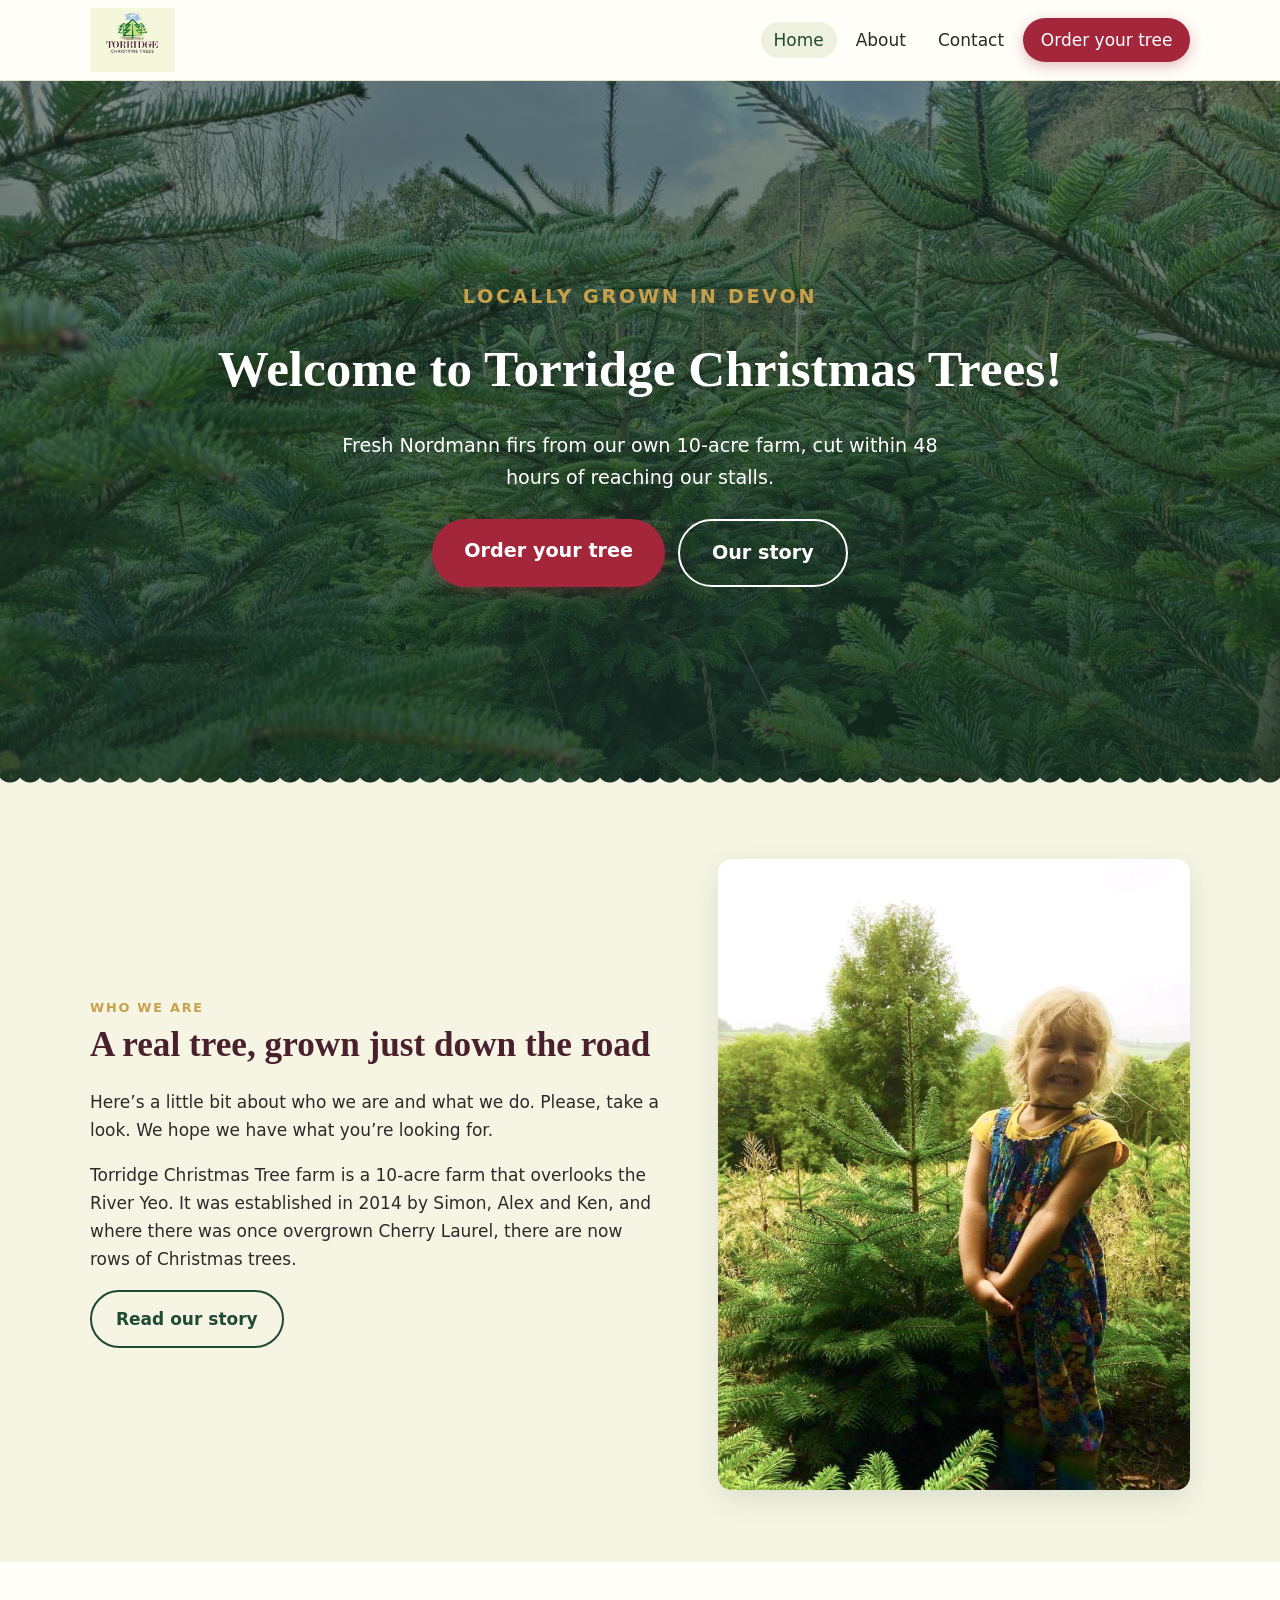
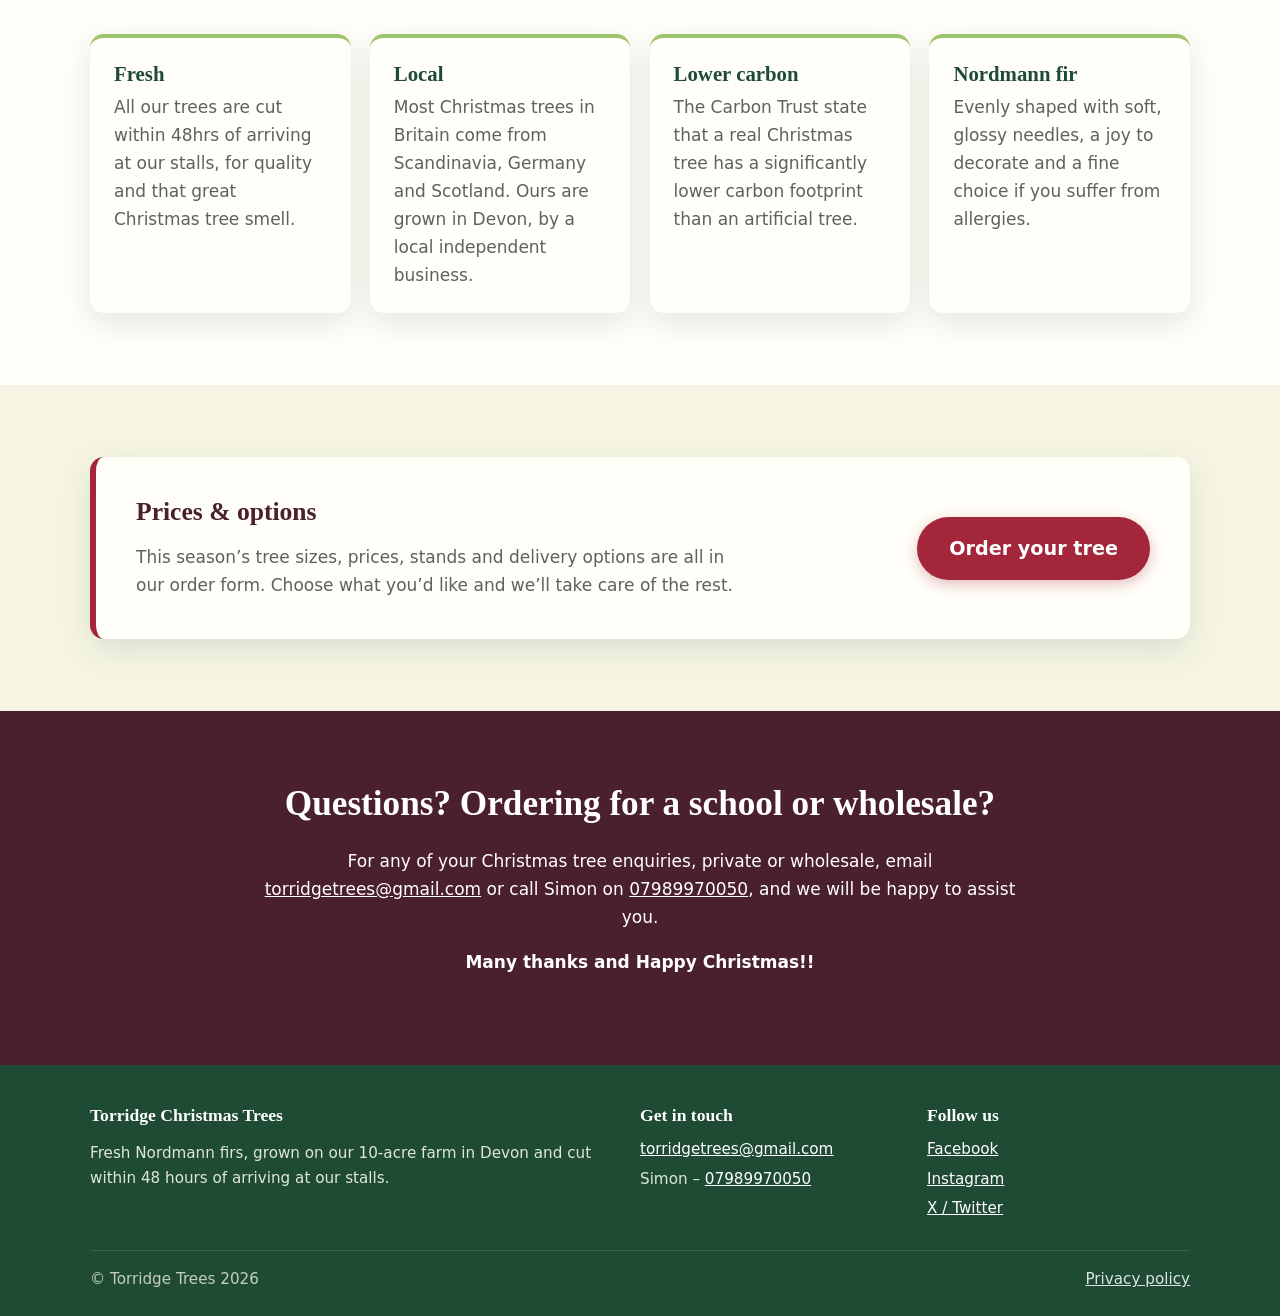
<file: index.html>
<!DOCTYPE html>
<html lang="en-GB">
<head>
<!-- Google Tag Manager -->
<script>(function(w,d,s,l,i){w[l]=w[l]||[];w[l].push({'gtm.start':
new Date().getTime(),event:'gtm.js'});var f=d.getElementsByTagName(s)[0],
j=d.createElement(s),dl=l!='dataLayer'?'&l='+l:'';j.async=true;j.src=
'https://www.googletagmanager.com/gtm.js?id='+i+dl;f.parentNode.insertBefore(j,f);
})(window,document,'script','dataLayer','GTM-5GWXN27H');</script>
<!-- End Google Tag Manager -->
<meta charset="utf-8">
<meta name="viewport" content="width=device-width, initial-scale=1">
<title>Torridge Christmas Trees | Fresh, locally grown Devon Christmas trees</title>
<meta name="description" content="Fresh Nordmann fir Christmas trees grown on our family farm in Devon. Order online.">
<meta property="og:title" content="Torridge Christmas Trees | Fresh, locally grown Devon Christmas trees">
<meta property="og:description" content="Fresh Nordmann fir Christmas trees grown on our family farm in Devon. Order online.">
<meta property="og:image" content="images/farm-trees.jpg">
<meta name="theme-color" content="#1f4a34">
<link rel="icon" href="images/favicon-32.png" sizes="32x32">
<link rel="apple-touch-icon" href="images/apple-touch-icon.png">
<link rel="stylesheet" href="styles.css">
<script src="site-config.js"></script>
<script src="site.js" defer></script>
</head>
<body>
<!-- Google Tag Manager (noscript) -->
<noscript><iframe src="https://www.googletagmanager.com/ns.html?id=GTM-5GWXN27H"
height="0" width="0" style="display:none;visibility:hidden"></iframe></noscript>
<!-- End Google Tag Manager (noscript) -->
<header class="site-header">
  <div class="wrap">
    <a class="brand" href="index.html"><img src="images/logo.jpg" alt="Torridge Christmas Trees" width="85" height="64"></a>
    <button class="menu-toggle" aria-expanded="false" aria-controls="site-nav">Menu</button>
    <nav class="site-nav" id="site-nav" aria-label="Main">
      <ul><li><a href="index.html" aria-current="page">Home</a></li><li><a href="about.html">About</a></li><li><a href="contact.html">Contact</a></li><li><a class="btn small" href="https://forms.gle/wZffLy1d2rncF32i6" data-href="orderFormUrl">Order your tree</a></li></ul>
    </nav>
  </div>
</header>
<main>

<section class="hero">
  <div class="wrap">
    <p class="eyebrow">Locally grown in Devon</p>
    <h1>Welcome to Torridge Christmas Trees!</h1>
    <p>Fresh Nordmann firs from our own 10-acre farm, cut within 48 hours of reaching our stalls.</p>
    <div class="actions">
      <a class="btn big" href="https://forms.gle/wZffLy1d2rncF32i6" data-href="orderFormUrl">Order your tree</a>
      <a class="btn secondary big" href="about.html">Our story</a>
    </div>
  </div>
</section>

<section>
  <div class="wrap split">
    <div>
      <p class="eyebrow">Who we are</p>
      <h2>A real tree, grown just down the road</h2>
      <p>Here’s a little bit about who we are and what we do. Please, take a look. We hope we have what you’re looking for.</p>
      <p>Torridge Christmas Tree farm is a 10-acre farm that overlooks the River Yeo. It was established in 2014 by Simon, Alex and Ken, and where there was once overgrown Cherry Laurel, there are now rows of Christmas trees.</p>
      <p><a class="btn secondary" href="about.html">Read our story</a></p>
    </div>
    <div class="photo"><img src="images/girl-with-tree.jpg" alt="A young girl smiling next to a growing Christmas tree on the farm" width="824" height="1101" loading="lazy"></div>
  </div>
</section>

<section class="alt">
  <div class="wrap">
    <div class="cards">
      <div class="card"><h3>Fresh</h3><p>All our trees are cut within 48hrs of arriving at our stalls, for quality and that great Christmas tree smell.</p></div>
      <div class="card"><h3>Local</h3><p>Most Christmas trees in Britain come from Scandinavia, Germany and Scotland. Ours are grown in Devon, by a local independent business.</p></div>
      <div class="card"><h3>Lower carbon</h3><p>The Carbon Trust state that a real Christmas tree has a significantly lower carbon footprint than an artificial tree.</p></div>
      <div class="card"><h3>Nordmann fir</h3><p>Evenly shaped with soft, glossy needles, a joy to decorate and a fine choice if you suffer from allergies.</p></div>
    </div>
  </div>
</section>

<section id="order">
  <div class="wrap">
    <div class="order-panel">
  <div>
    <h3>Prices &amp; options</h3>
    <p>This season’s tree sizes, prices, stands and delivery options are all in our order form. Choose what you’d like and we’ll take care of the rest.</p>
  </div>
  <a class="btn big" href="https://forms.gle/wZffLy1d2rncF32i6" data-href="orderFormUrl">Order your tree</a>
</div>
  </div>
</section>

<section class="cta-band">
  <div class="narrow">
    <h2>Questions? Ordering for a school or wholesale?</h2>
    <p>For any of your Christmas tree enquiries, private or wholesale, email <a style="color:#fff" href="mailto:torridgetrees@gmail.com" data-href="email" data-cfg="email">torridgetrees@gmail.com</a> or call <span data-cfg="phoneName">Simon</span> on <a style="color:#fff" href="tel:07989970050" data-href="phone" data-cfg="phone">07989970050</a>, and we will be happy to assist you.</p>
    <p><strong>Many thanks and Happy Christmas!!</strong></p>
  </div>
</section>
</main>
<footer class="site-footer">
  <div class="wrap">
    <div class="footer-grid">
      <div>
        <h3>Torridge Christmas Trees</h3>
        <p>Fresh Nordmann firs, grown on our 10-acre farm in Devon and cut within 48 hours of arriving at our stalls.</p>
      </div>
      <div>
        <h3>Get in touch</h3>
        <ul>
          <li><a href="mailto:torridgetrees@gmail.com" data-href="email" data-cfg="email">torridgetrees@gmail.com</a></li>
          <li><span data-cfg="phoneName">Simon</span> – <a href="tel:07989970050" data-href="phone" data-cfg="phone">07989970050</a></li>
        </ul>
      </div>
      <div>
        <h3>Follow us</h3>
        <ul>
          <li><a href="https://www.facebook.com/profile.php?id=100075925880044" data-href="facebook" data-hide-if-empty>Facebook</a></li>
          <li><a href="https://www.instagram.com/torridge_christmas_trees/" data-href="instagram" data-hide-if-empty>Instagram</a></li>
          <li><a href="https://twitter.com/TorridgeTrees" data-href="twitter" data-hide-if-empty>X / Twitter</a></li>
        </ul>
      </div>
    </div>
    <div class="footer-bottom">
      <span>&copy; Torridge Trees <span data-year></span></span>
      <a href="privacy.html">Privacy policy</a>
    </div>
  </div>
</footer>
</body>
</html>
</file>
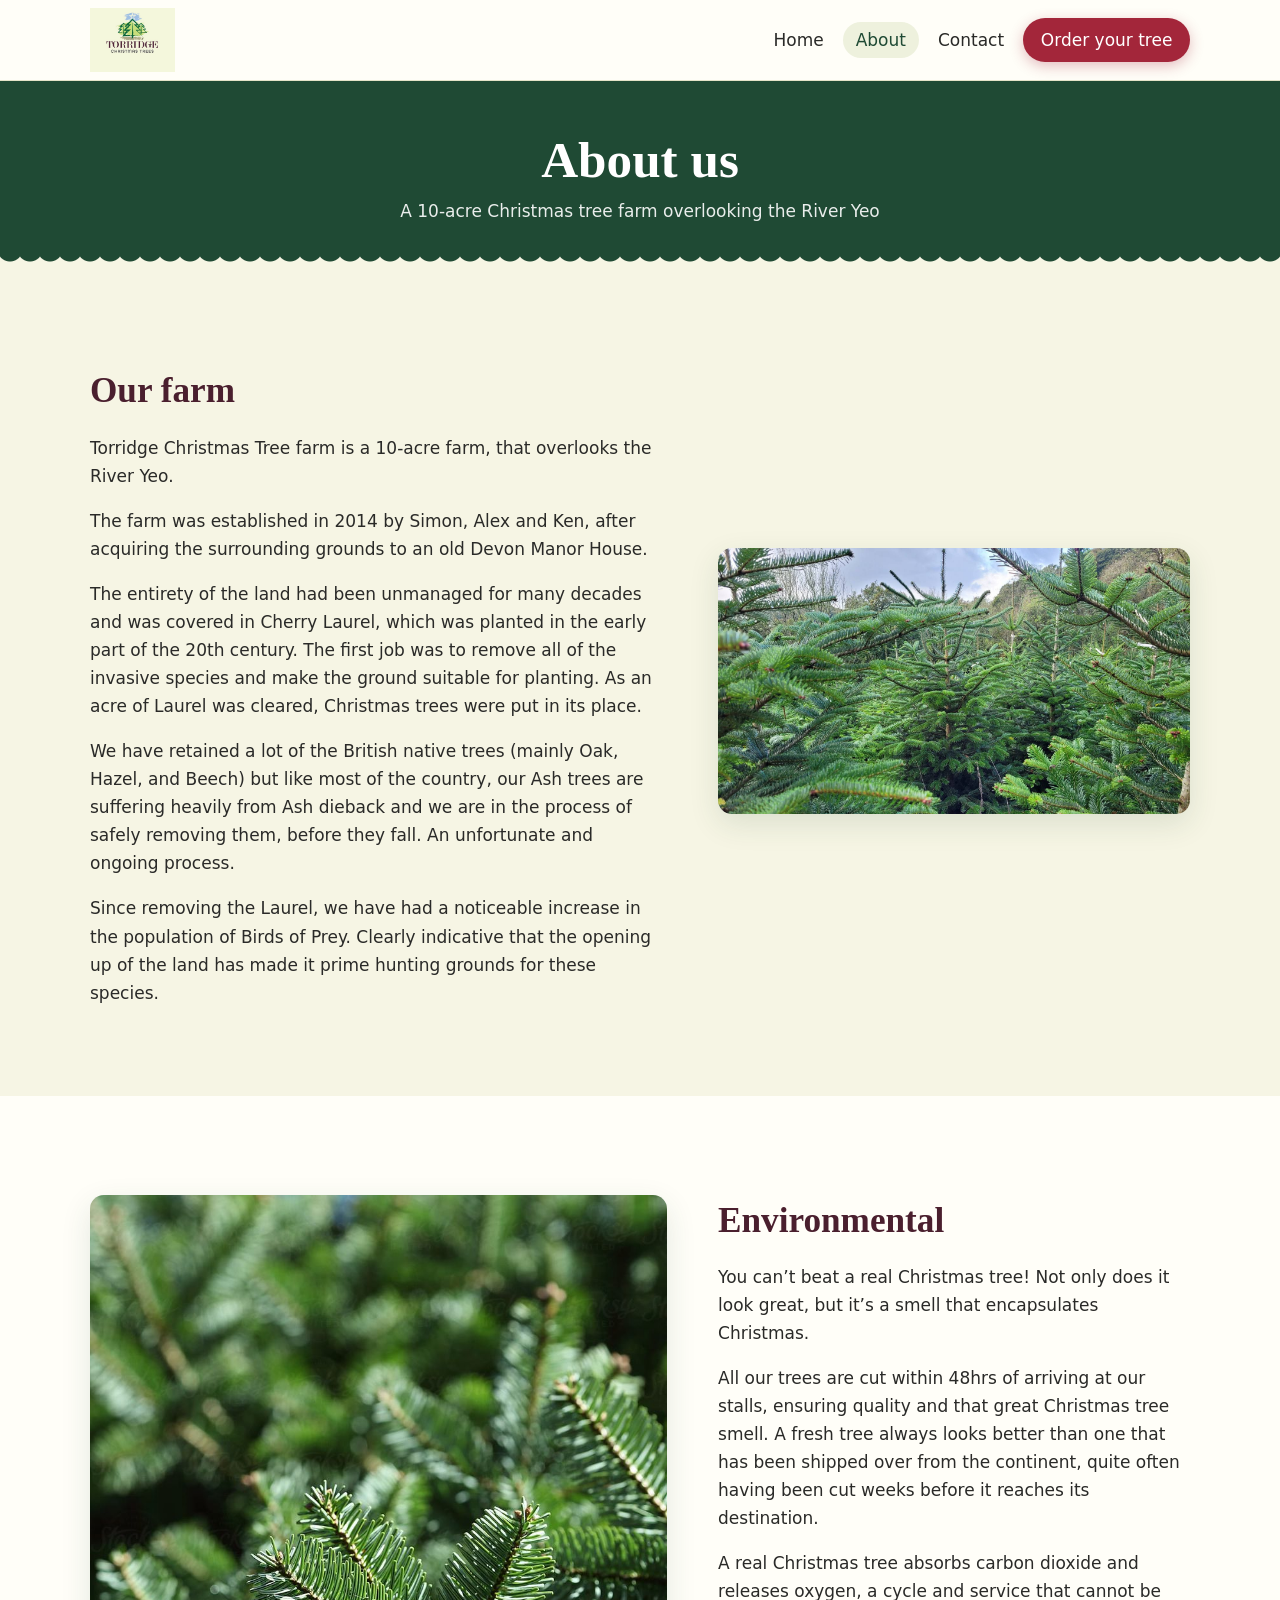
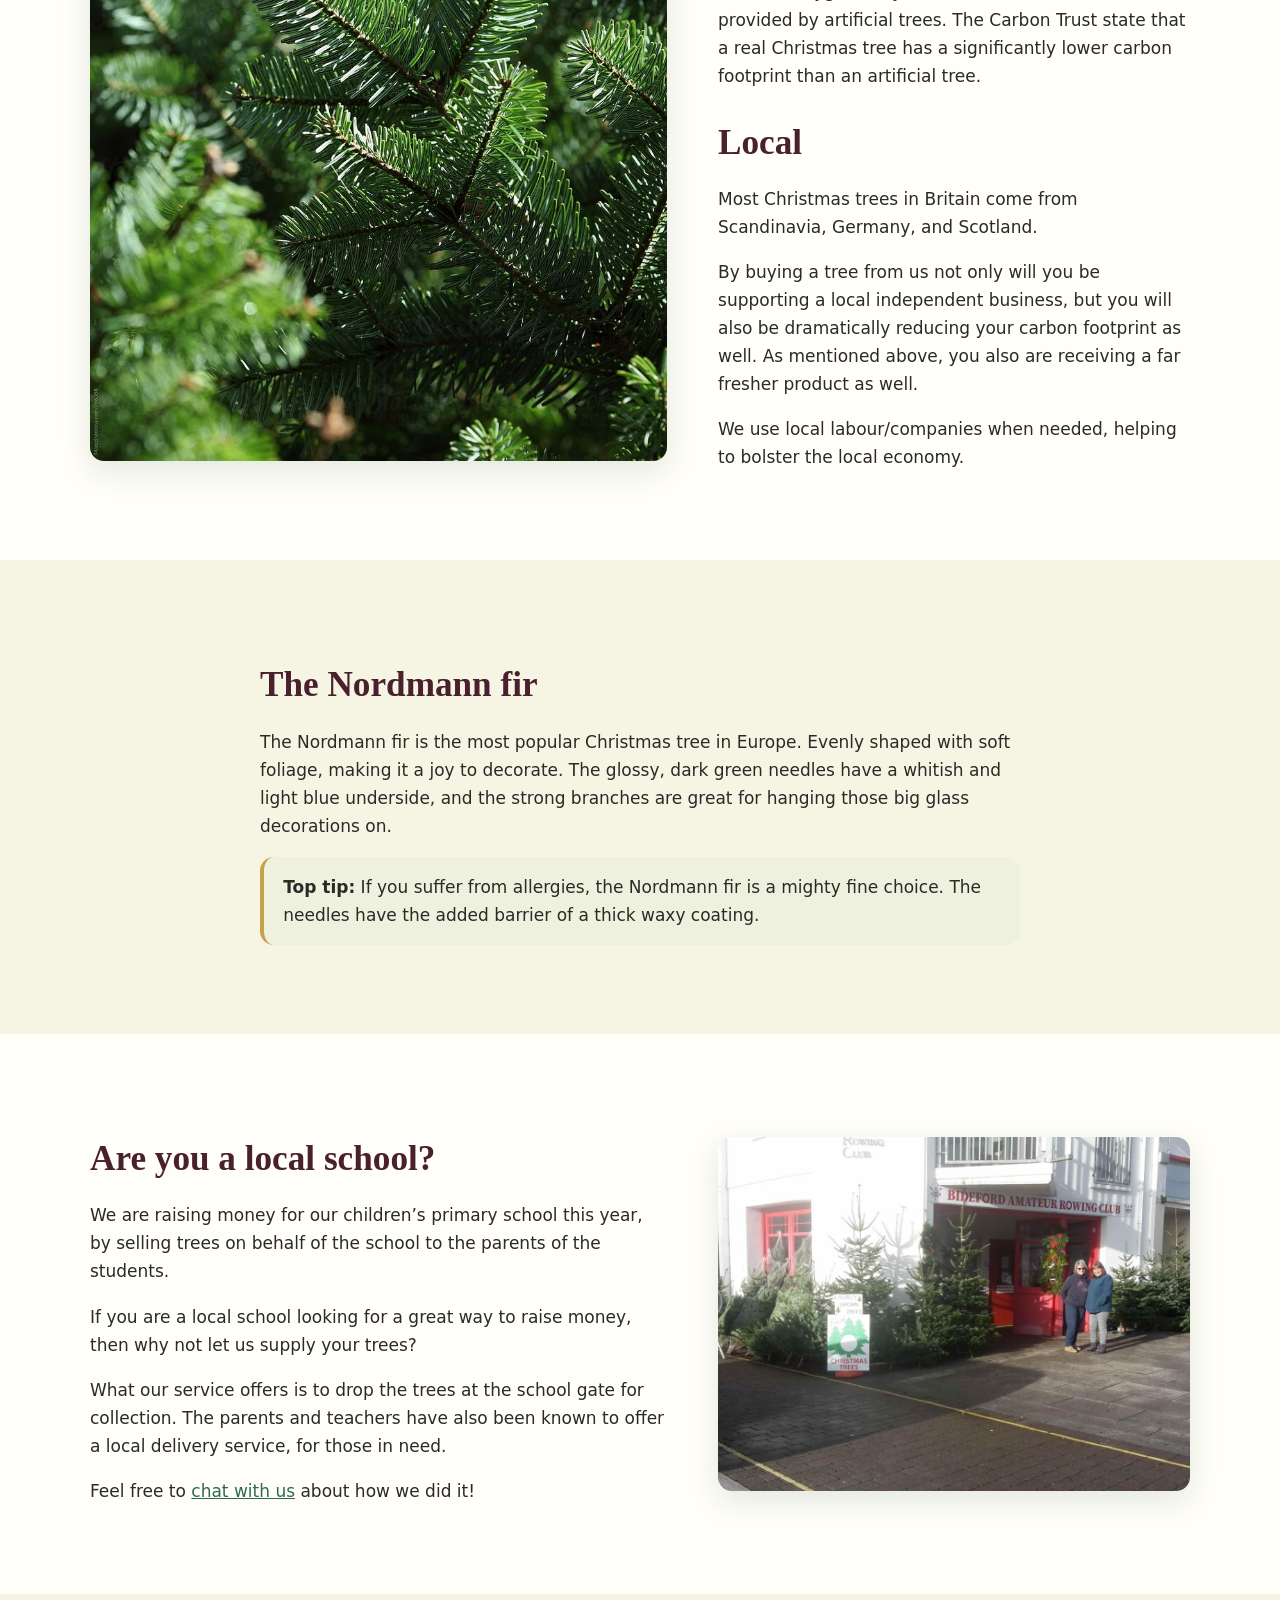
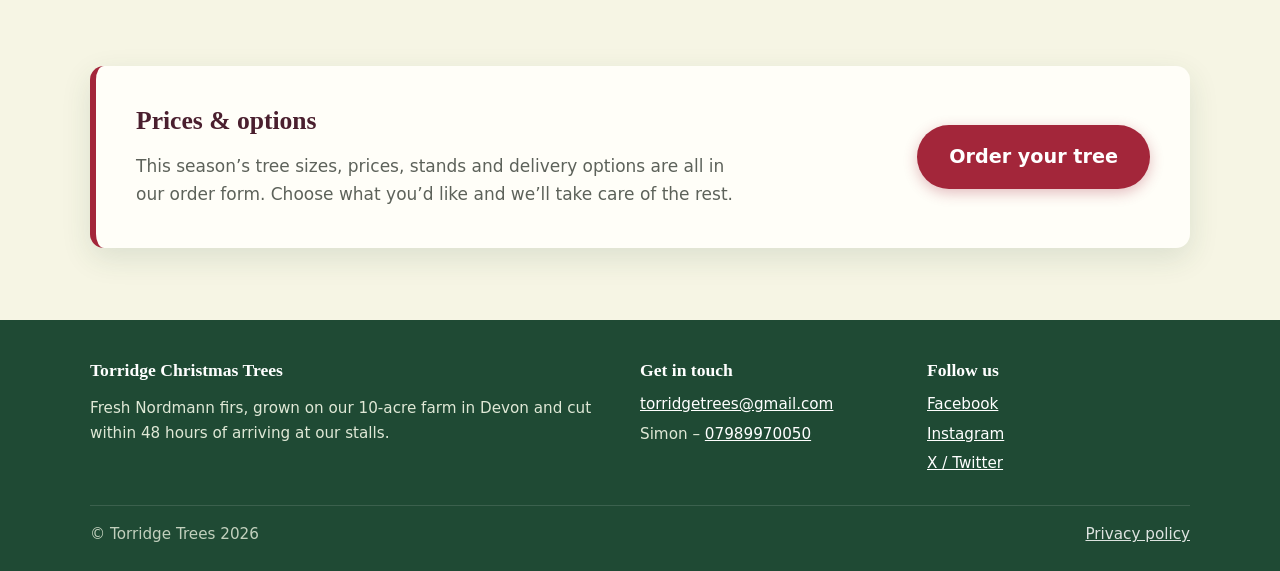
<file: about.html>
<!DOCTYPE html>
<html lang="en-GB">
<head>
<!-- Google Tag Manager -->
<script>(function(w,d,s,l,i){w[l]=w[l]||[];w[l].push({'gtm.start':
new Date().getTime(),event:'gtm.js'});var f=d.getElementsByTagName(s)[0],
j=d.createElement(s),dl=l!='dataLayer'?'&l='+l:'';j.async=true;j.src=
'https://www.googletagmanager.com/gtm.js?id='+i+dl;f.parentNode.insertBefore(j,f);
})(window,document,'script','dataLayer','GTM-5GWXN27H');</script>
<!-- End Google Tag Manager -->
<meta charset="utf-8">
<meta name="viewport" content="width=device-width, initial-scale=1">
<title>About us | Torridge Christmas Trees</title>
<meta name="description" content="The story of Torridge Christmas Trees, a 10-acre farm overlooking the River Yeo in Devon.">
<meta property="og:title" content="About us | Torridge Christmas Trees">
<meta property="og:description" content="The story of Torridge Christmas Trees, a 10-acre farm overlooking the River Yeo in Devon.">
<meta property="og:image" content="images/farm-trees.jpg">
<meta name="theme-color" content="#1f4a34">
<link rel="icon" href="images/favicon-32.png" sizes="32x32">
<link rel="apple-touch-icon" href="images/apple-touch-icon.png">
<link rel="stylesheet" href="styles.css">
<script src="site-config.js"></script>
<script src="site.js" defer></script>
</head>
<body>
<!-- Google Tag Manager (noscript) -->
<noscript><iframe src="https://www.googletagmanager.com/ns.html?id=GTM-5GWXN27H"
height="0" width="0" style="display:none;visibility:hidden"></iframe></noscript>
<!-- End Google Tag Manager (noscript) -->
<header class="site-header">
  <div class="wrap">
    <a class="brand" href="index.html"><img src="images/logo.jpg" alt="Torridge Christmas Trees" width="85" height="64"></a>
    <button class="menu-toggle" aria-expanded="false" aria-controls="site-nav">Menu</button>
    <nav class="site-nav" id="site-nav" aria-label="Main">
      <ul><li><a href="index.html">Home</a></li><li><a href="about.html" aria-current="page">About</a></li><li><a href="contact.html">Contact</a></li><li><a class="btn small" href="https://forms.gle/wZffLy1d2rncF32i6" data-href="orderFormUrl">Order your tree</a></li></ul>
    </nav>
  </div>
</header>
<main>

<section class="page-hero"><div class="wrap"><h1>About us</h1><p>A 10-acre Christmas tree farm overlooking the River Yeo</p></div></section>

<section>
  <div class="wrap split">
    <div class="prose">
      <h2>Our farm</h2>
      <p>Torridge Christmas Tree farm is a 10-acre farm, that overlooks the River Yeo.</p>
      <p>The farm was established in 2014 by Simon, Alex and Ken, after acquiring the surrounding grounds to an old Devon Manor House.</p>
      <p>The entirety of the land had been unmanaged for many decades and was covered in Cherry Laurel, which was planted in the early part of the 20th century. The first job was to remove all of the invasive species and make the ground suitable for planting. As an acre of Laurel was cleared, Christmas trees were put in its place.</p>
      <p>We have retained a lot of the British native trees (mainly Oak, Hazel, and Beech) but like most of the country, our Ash trees are suffering heavily from Ash dieback and we are in the process of safely removing them, before they fall. An unfortunate and ongoing process.</p>
      <p>Since removing the Laurel, we have had a noticeable increase in the population of Birds of Prey. Clearly indicative that the opening up of the land has made it prime hunting grounds for these species.</p>
    </div>
    <div class="photo"><img src="images/farm-trees.jpg" alt="Rows of young Nordmann fir trees growing on the farm" width="1600" height="900" loading="lazy"></div>
  </div>
</section>

<section class="alt">
  <div class="wrap split reverse">
    <div class="prose">
      <h2>Environmental</h2>
      <p>You can’t beat a real Christmas tree! Not only does it look great, but it’s a smell that encapsulates Christmas.</p>
      <p>All our trees are cut within 48hrs of arriving at our stalls, ensuring quality and that great Christmas tree smell. A fresh tree always looks better than one that has been shipped over from the continent, quite often having been cut weeks before it reaches its destination.</p>
      <p>A real Christmas tree absorbs carbon dioxide and releases oxygen, a cycle and service that cannot be provided by artificial trees. The Carbon Trust state that a real Christmas tree has a significantly lower carbon footprint than an artificial tree.</p>
      <h2>Local</h2>
      <p>Most Christmas trees in Britain come from Scandinavia, Germany, and Scotland.</p>
      <p>By buying a tree from us not only will you be supporting a local independent business, but you will also be dramatically reducing your carbon footprint as well. As mentioned above, you also are receiving a far fresher product as well.</p>
      <p>We use local labour/companies when needed, helping to bolster the local economy.</p>
    </div>
    <div class="photo"><img src="images/nordmann-closeup.jpg" alt="Close-up of Nordmann fir branches" width="900" height="1350" loading="lazy"></div>
  </div>
</section>

<section>
  <div class="narrow prose">
    <h2>The Nordmann fir</h2>
    <p>The Nordmann fir is the most popular Christmas tree in Europe. Evenly shaped with soft foliage, making it a joy to decorate. The glossy, dark green needles have a whitish and light blue underside, and the strong branches are great for hanging those big glass decorations on.</p>
    <p class="tip"><strong>Top tip:</strong> If you suffer from allergies, the Nordmann fir is a mighty fine choice. The needles have the added barrier of a thick waxy coating.</p>
  </div>
</section>

<section class="alt">
  <div class="wrap split">
    <div class="prose">
      <h2>Are you a local school?</h2>
      <p>We are raising money for our children’s primary school this year, by selling trees on behalf of the school to the parents of the students.</p>
      <p>If you are a local school looking for a great way to raise money, then why not let us supply your trees?</p>
      <p>What our service offers is to drop the trees at the school gate for collection. The parents and teachers have also been known to offer a local delivery service, for those in need.</p>
      <p>Feel free to <a href="contact.html">chat with us</a> about how we did it!</p>
    </div>
    <div class="photo"><img src="images/tree-stall.jpg" alt="A Torridge Trees Christmas tree stall" width="1024" height="768" loading="lazy"></div>
  </div>
</section>

<section id="order">
  <div class="wrap">
    <div class="order-panel">
  <div>
    <h3>Prices &amp; options</h3>
    <p>This season’s tree sizes, prices, stands and delivery options are all in our order form. Choose what you’d like and we’ll take care of the rest.</p>
  </div>
  <a class="btn big" href="https://forms.gle/wZffLy1d2rncF32i6" data-href="orderFormUrl">Order your tree</a>
</div>
  </div>
</section>
</main>
<footer class="site-footer">
  <div class="wrap">
    <div class="footer-grid">
      <div>
        <h3>Torridge Christmas Trees</h3>
        <p>Fresh Nordmann firs, grown on our 10-acre farm in Devon and cut within 48 hours of arriving at our stalls.</p>
      </div>
      <div>
        <h3>Get in touch</h3>
        <ul>
          <li><a href="mailto:torridgetrees@gmail.com" data-href="email" data-cfg="email">torridgetrees@gmail.com</a></li>
          <li><span data-cfg="phoneName">Simon</span> – <a href="tel:07989970050" data-href="phone" data-cfg="phone">07989970050</a></li>
        </ul>
      </div>
      <div>
        <h3>Follow us</h3>
        <ul>
          <li><a href="https://www.facebook.com/profile.php?id=100075925880044" data-href="facebook" data-hide-if-empty>Facebook</a></li>
          <li><a href="https://www.instagram.com/torridge_christmas_trees/" data-href="instagram" data-hide-if-empty>Instagram</a></li>
          <li><a href="https://twitter.com/TorridgeTrees" data-href="twitter" data-hide-if-empty>X / Twitter</a></li>
        </ul>
      </div>
    </div>
    <div class="footer-bottom">
      <span>&copy; Torridge Trees <span data-year></span></span>
      <a href="privacy.html">Privacy policy</a>
    </div>
  </div>
</footer>
</body>
</html>
</file>
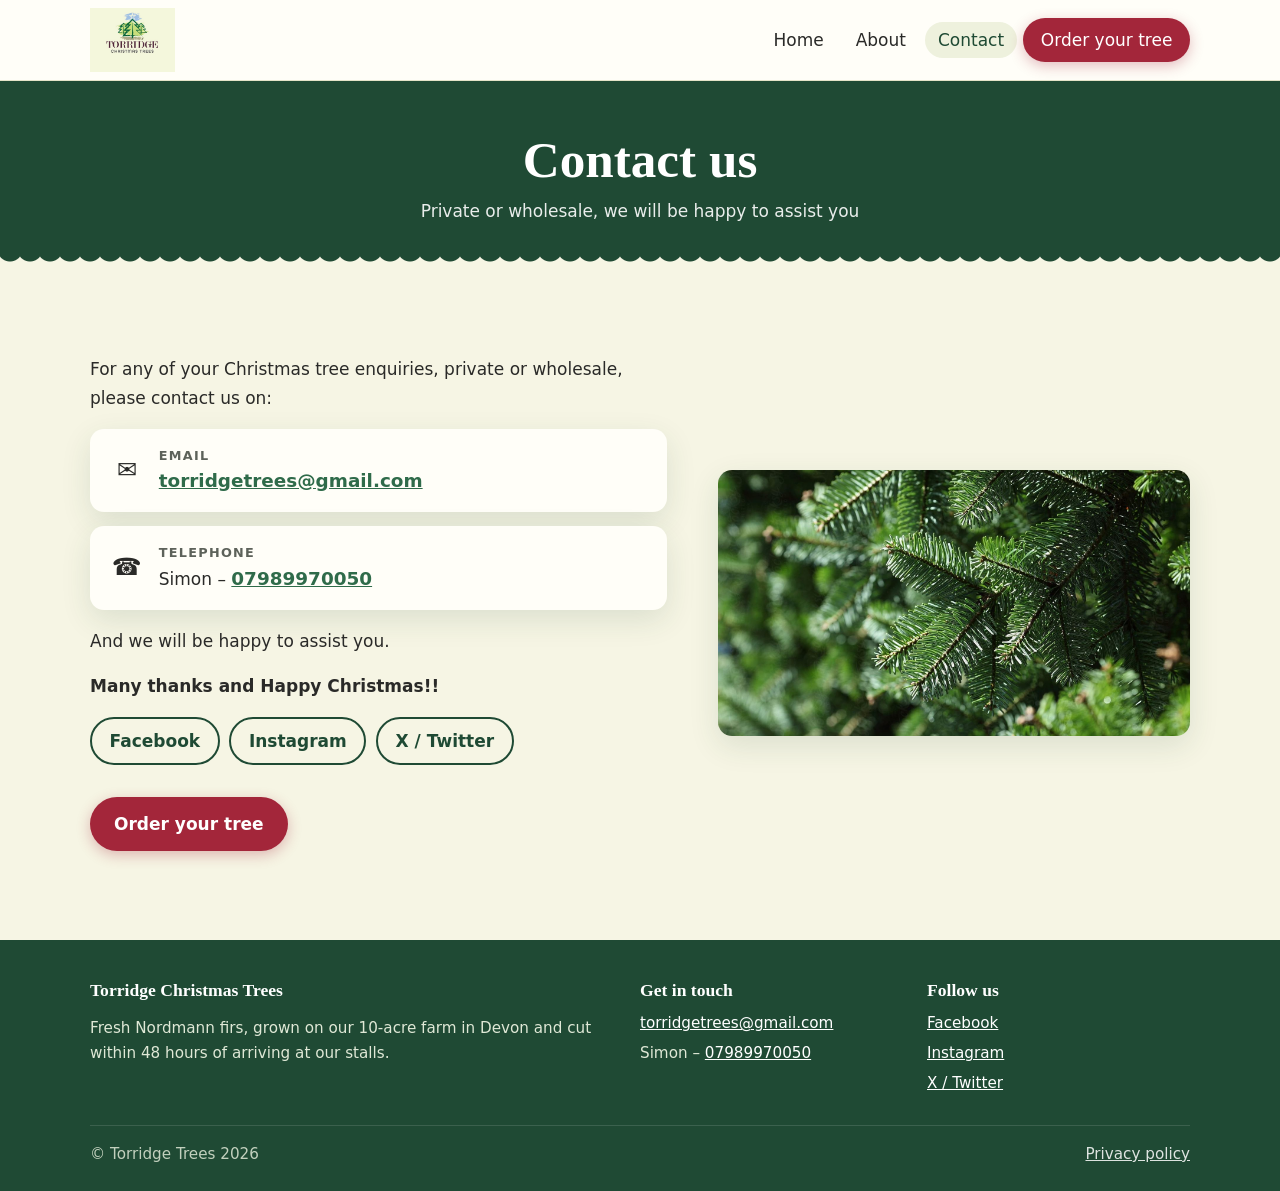
<file: contact.html>
<!DOCTYPE html>
<html lang="en-GB">
<head>
<!-- Google Tag Manager -->
<script>(function(w,d,s,l,i){w[l]=w[l]||[];w[l].push({'gtm.start':
new Date().getTime(),event:'gtm.js'});var f=d.getElementsByTagName(s)[0],
j=d.createElement(s),dl=l!='dataLayer'?'&l='+l:'';j.async=true;j.src=
'https://www.googletagmanager.com/gtm.js?id='+i+dl;f.parentNode.insertBefore(j,f);
})(window,document,'script','dataLayer','GTM-5GWXN27H');</script>
<!-- End Google Tag Manager -->
<meta charset="utf-8">
<meta name="viewport" content="width=device-width, initial-scale=1">
<title>Contact us | Torridge Christmas Trees</title>
<meta name="description" content="Get in touch with Torridge Christmas Trees for private or wholesale Christmas tree enquiries.">
<meta property="og:title" content="Contact us | Torridge Christmas Trees">
<meta property="og:description" content="Get in touch with Torridge Christmas Trees for private or wholesale Christmas tree enquiries.">
<meta property="og:image" content="images/farm-trees.jpg">
<meta name="theme-color" content="#1f4a34">
<link rel="icon" href="images/favicon-32.png" sizes="32x32">
<link rel="apple-touch-icon" href="images/apple-touch-icon.png">
<link rel="stylesheet" href="styles.css">
<script src="site-config.js"></script>
<script src="site.js" defer></script>
</head>
<body>
<!-- Google Tag Manager (noscript) -->
<noscript><iframe src="https://www.googletagmanager.com/ns.html?id=GTM-5GWXN27H"
height="0" width="0" style="display:none;visibility:hidden"></iframe></noscript>
<!-- End Google Tag Manager (noscript) -->
<header class="site-header">
  <div class="wrap">
    <a class="brand" href="index.html"><img src="images/logo.jpg" alt="Torridge Christmas Trees" width="85" height="64"></a>
    <button class="menu-toggle" aria-expanded="false" aria-controls="site-nav">Menu</button>
    <nav class="site-nav" id="site-nav" aria-label="Main">
      <ul><li><a href="index.html">Home</a></li><li><a href="about.html">About</a></li><li><a href="contact.html" aria-current="page">Contact</a></li><li><a class="btn small" href="https://forms.gle/wZffLy1d2rncF32i6" data-href="orderFormUrl">Order your tree</a></li></ul>
    </nav>
  </div>
</header>
<main>

<section class="page-hero"><div class="wrap"><h1>Contact us</h1><p>Private or wholesale, we will be happy to assist you</p></div></section>
<section>
  <div class="wrap split">
    <div>
      <p>For any of your Christmas tree enquiries, private or wholesale, please contact us on:</p>
      <ul class="contact-list">
        <li><span class="icon" aria-hidden="true">✉</span><div><strong>Email</strong><a href="mailto:torridgetrees@gmail.com" data-href="email" data-cfg="email">torridgetrees@gmail.com</a></div></li>
        <li><span class="icon" aria-hidden="true">☎</span><div><strong>Telephone</strong><span data-cfg="phoneName">Simon</span> – <a href="tel:07989970050" data-href="phone" data-cfg="phone">07989970050</a></div></li>
      </ul>
      <p>And we will be happy to assist you.</p>
      <p><strong>Many thanks and Happy Christmas!!</strong></p>
      <div class="social">
        <a class="btn secondary small" href="https://www.facebook.com/profile.php?id=100075925880044" data-href="facebook" data-hide-if-empty>Facebook</a>
        <a class="btn secondary small" href="https://www.instagram.com/torridge_christmas_trees/" data-href="instagram" data-hide-if-empty>Instagram</a>
        <a class="btn secondary small" href="https://twitter.com/TorridgeTrees" data-href="twitter" data-hide-if-empty>X / Twitter</a>
      </div>
      <p style="margin-top:2rem"><a class="btn" href="https://forms.gle/wZffLy1d2rncF32i6" data-href="orderFormUrl">Order your tree</a></p>
    </div>
    <div class="photo"><img src="images/nordmann-branches.jpg" alt="Nordmann fir branches" width="1600" height="900" loading="lazy"></div>
  </div>
</section>
</main>
<footer class="site-footer">
  <div class="wrap">
    <div class="footer-grid">
      <div>
        <h3>Torridge Christmas Trees</h3>
        <p>Fresh Nordmann firs, grown on our 10-acre farm in Devon and cut within 48 hours of arriving at our stalls.</p>
      </div>
      <div>
        <h3>Get in touch</h3>
        <ul>
          <li><a href="mailto:torridgetrees@gmail.com" data-href="email" data-cfg="email">torridgetrees@gmail.com</a></li>
          <li><span data-cfg="phoneName">Simon</span> – <a href="tel:07989970050" data-href="phone" data-cfg="phone">07989970050</a></li>
        </ul>
      </div>
      <div>
        <h3>Follow us</h3>
        <ul>
          <li><a href="https://www.facebook.com/profile.php?id=100075925880044" data-href="facebook" data-hide-if-empty>Facebook</a></li>
          <li><a href="https://www.instagram.com/torridge_christmas_trees/" data-href="instagram" data-hide-if-empty>Instagram</a></li>
          <li><a href="https://twitter.com/TorridgeTrees" data-href="twitter" data-hide-if-empty>X / Twitter</a></li>
        </ul>
      </div>
    </div>
    <div class="footer-bottom">
      <span>&copy; Torridge Trees <span data-year></span></span>
      <a href="privacy.html">Privacy policy</a>
    </div>
  </div>
</footer>
</body>
</html>
</file>
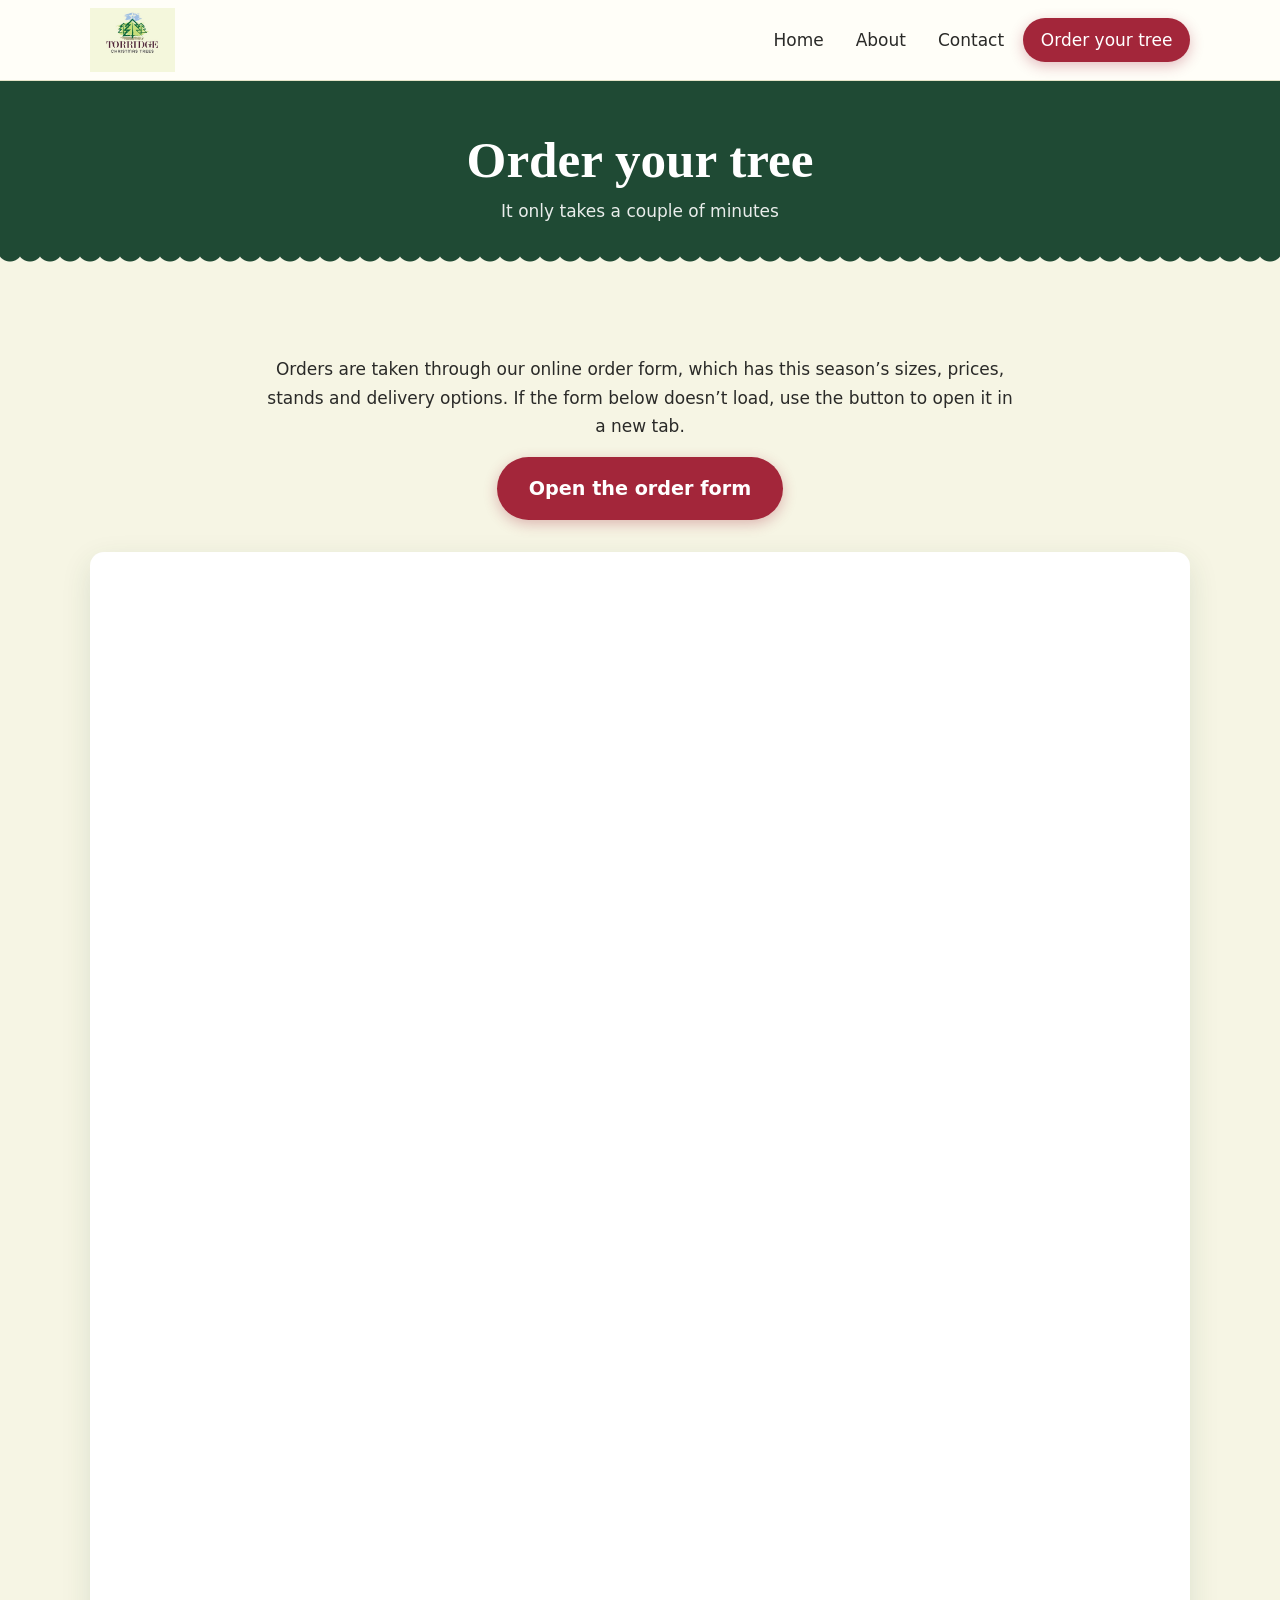
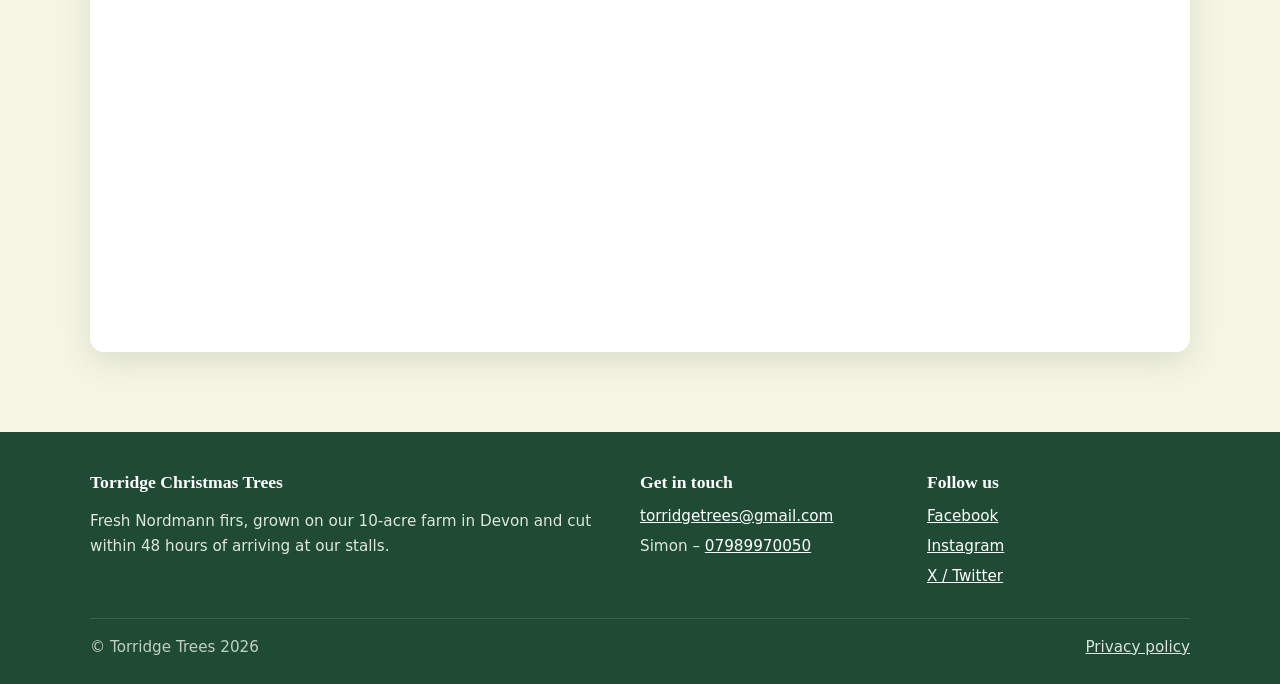
<file: order-form.html>
<!DOCTYPE html><html lang="en-GB"><head>
<!-- Google Tag Manager -->
<script>(function(w,d,s,l,i){w[l]=w[l]||[];w[l].push({'gtm.start':
new Date().getTime(),event:'gtm.js'});var f=d.getElementsByTagName(s)[0],
j=d.createElement(s),dl=l!='dataLayer'?'&l='+l:'';j.async=true;j.src=
'https://www.googletagmanager.com/gtm.js?id='+i+dl;f.parentNode.insertBefore(j,f);
})(window,document,'script','dataLayer','GTM-5GWXN27H');</script>
<!-- End Google Tag Manager --><meta charset="utf-8"><title>Moved</title><meta http-equiv="refresh" content="0; url=order.html"><link rel="canonical" href="order.html"></head><body>
<!-- Google Tag Manager (noscript) -->
<noscript><iframe src="https://www.googletagmanager.com/ns.html?id=GTM-5GWXN27H"
height="0" width="0" style="display:none;visibility:hidden"></iframe></noscript>
<!-- End Google Tag Manager (noscript) --><p>This page has moved to <a href="order.html">order.html</a>.</p></body></html>
</file>
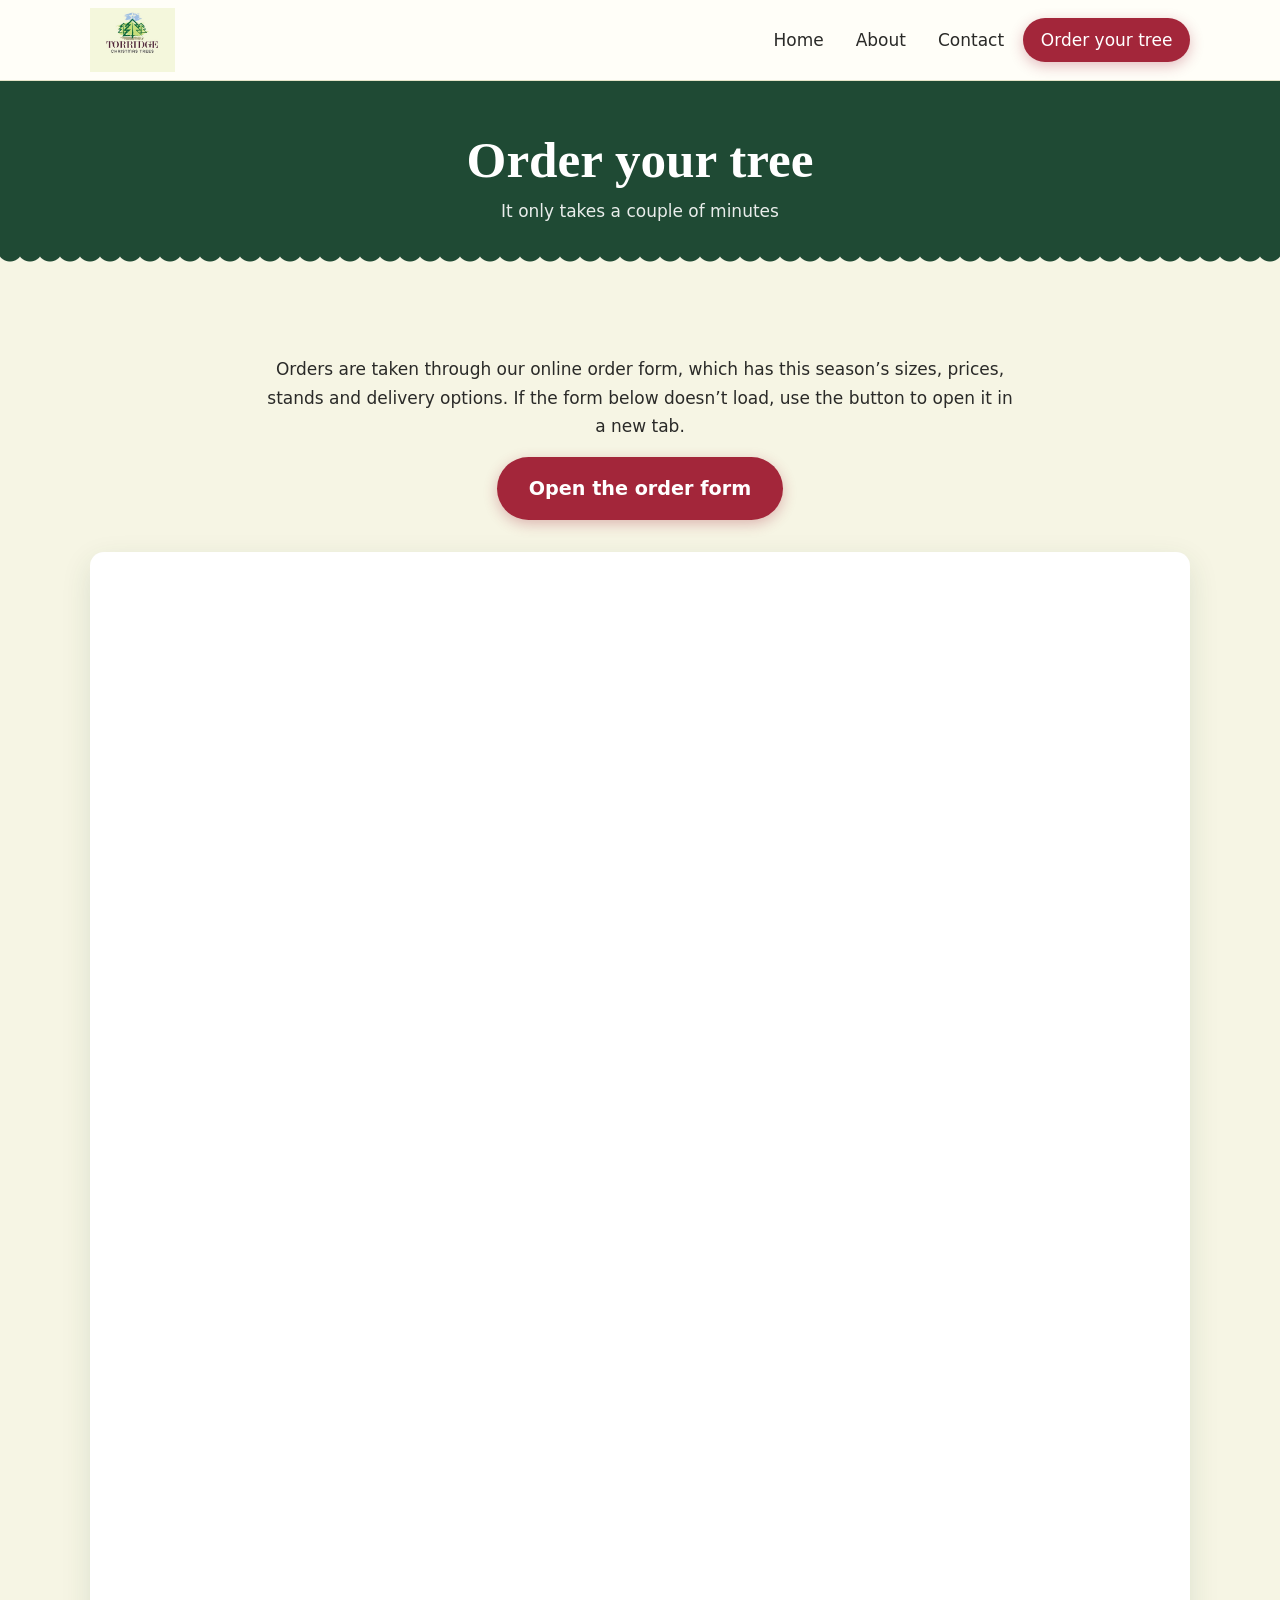
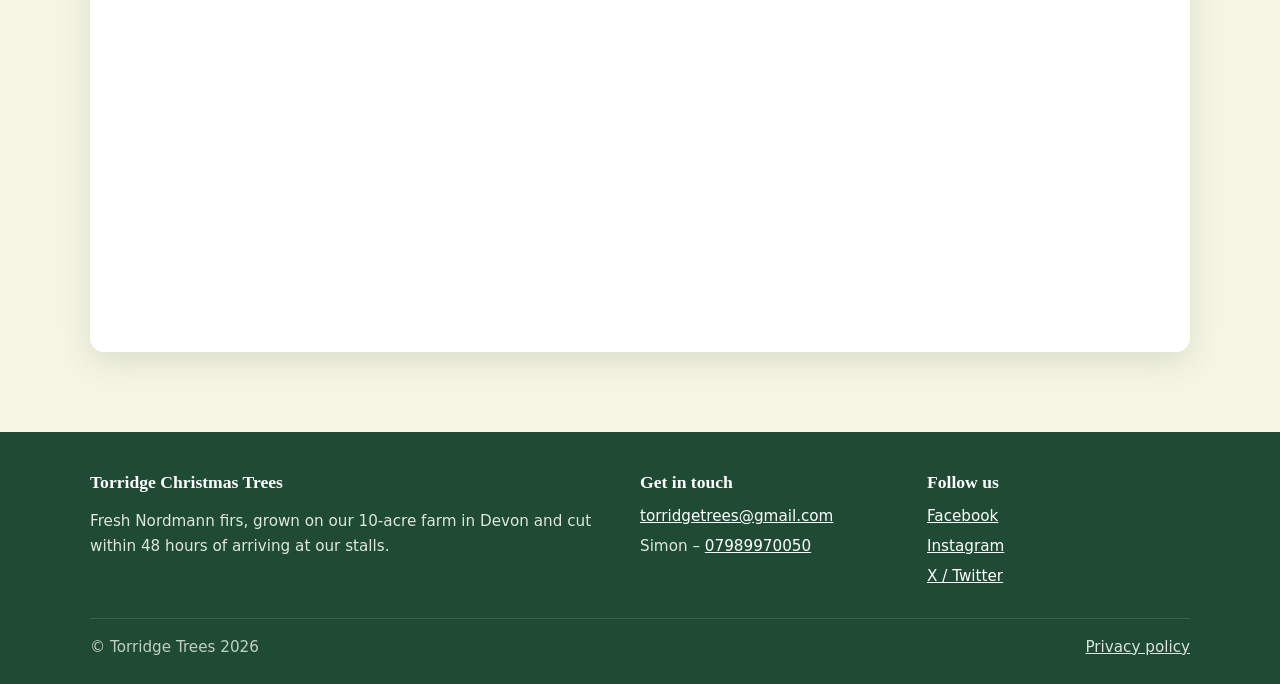
<file: order.html>
<!DOCTYPE html>
<html lang="en-GB">
<head>
<!-- Google Tag Manager -->
<script>(function(w,d,s,l,i){w[l]=w[l]||[];w[l].push({'gtm.start':
new Date().getTime(),event:'gtm.js'});var f=d.getElementsByTagName(s)[0],
j=d.createElement(s),dl=l!='dataLayer'?'&l='+l:'';j.async=true;j.src=
'https://www.googletagmanager.com/gtm.js?id='+i+dl;f.parentNode.insertBefore(j,f);
})(window,document,'script','dataLayer','GTM-5GWXN27H');</script>
<!-- End Google Tag Manager -->
<meta charset="utf-8">
<meta name="viewport" content="width=device-width, initial-scale=1">
<title>Order your tree | Torridge Christmas Trees</title>
<meta name="description" content="Order your fresh Devon Christmas tree from Torridge Christmas Trees.">
<meta property="og:title" content="Order your tree | Torridge Christmas Trees">
<meta property="og:description" content="Order your fresh Devon Christmas tree from Torridge Christmas Trees.">
<meta property="og:image" content="images/farm-trees.jpg">
<meta name="theme-color" content="#1f4a34">
<link rel="icon" href="images/favicon-32.png" sizes="32x32">
<link rel="apple-touch-icon" href="images/apple-touch-icon.png">
<link rel="stylesheet" href="styles.css">
<script src="site-config.js"></script>
<script src="site.js" defer></script>
</head>
<body>
<!-- Google Tag Manager (noscript) -->
<noscript><iframe src="https://www.googletagmanager.com/ns.html?id=GTM-5GWXN27H"
height="0" width="0" style="display:none;visibility:hidden"></iframe></noscript>
<!-- End Google Tag Manager (noscript) -->
<header class="site-header">
  <div class="wrap">
    <a class="brand" href="index.html"><img src="images/logo.jpg" alt="Torridge Christmas Trees" width="85" height="64"></a>
    <button class="menu-toggle" aria-expanded="false" aria-controls="site-nav">Menu</button>
    <nav class="site-nav" id="site-nav" aria-label="Main">
      <ul><li><a href="index.html">Home</a></li><li><a href="about.html">About</a></li><li><a href="contact.html">Contact</a></li><li><a class="btn small" href="https://forms.gle/wZffLy1d2rncF32i6" data-href="orderFormUrl">Order your tree</a></li></ul>
    </nav>
  </div>
</header>
<main>

<section class="page-hero"><div class="wrap"><h1>Order your tree</h1><p>It only takes a couple of minutes</p></div></section>
<section>
  <div class="wrap">
    <div class="narrow" style="text-align:center;margin-bottom:2rem">
      <p>Orders are taken through our online order form, which has this season’s sizes, prices, stands and delivery options. If the form below doesn’t load, use the button to open it in a new tab.</p>
      <a class="btn big" href="https://forms.gle/wZffLy1d2rncF32i6" data-href="orderFormUrl" target="_blank" rel="noopener">Open the order form</a>
    </div>
    <div class="form-embed" data-form-embed></div>
  </div>
</section>
</main>
<footer class="site-footer">
  <div class="wrap">
    <div class="footer-grid">
      <div>
        <h3>Torridge Christmas Trees</h3>
        <p>Fresh Nordmann firs, grown on our 10-acre farm in Devon and cut within 48 hours of arriving at our stalls.</p>
      </div>
      <div>
        <h3>Get in touch</h3>
        <ul>
          <li><a href="mailto:torridgetrees@gmail.com" data-href="email" data-cfg="email">torridgetrees@gmail.com</a></li>
          <li><span data-cfg="phoneName">Simon</span> – <a href="tel:07989970050" data-href="phone" data-cfg="phone">07989970050</a></li>
        </ul>
      </div>
      <div>
        <h3>Follow us</h3>
        <ul>
          <li><a href="https://www.facebook.com/profile.php?id=100075925880044" data-href="facebook" data-hide-if-empty>Facebook</a></li>
          <li><a href="https://www.instagram.com/torridge_christmas_trees/" data-href="instagram" data-hide-if-empty>Instagram</a></li>
          <li><a href="https://twitter.com/TorridgeTrees" data-href="twitter" data-hide-if-empty>X / Twitter</a></li>
        </ul>
      </div>
    </div>
    <div class="footer-bottom">
      <span>&copy; Torridge Trees <span data-year></span></span>
      <a href="privacy.html">Privacy policy</a>
    </div>
  </div>
</footer>
</body>
</html>
</file>
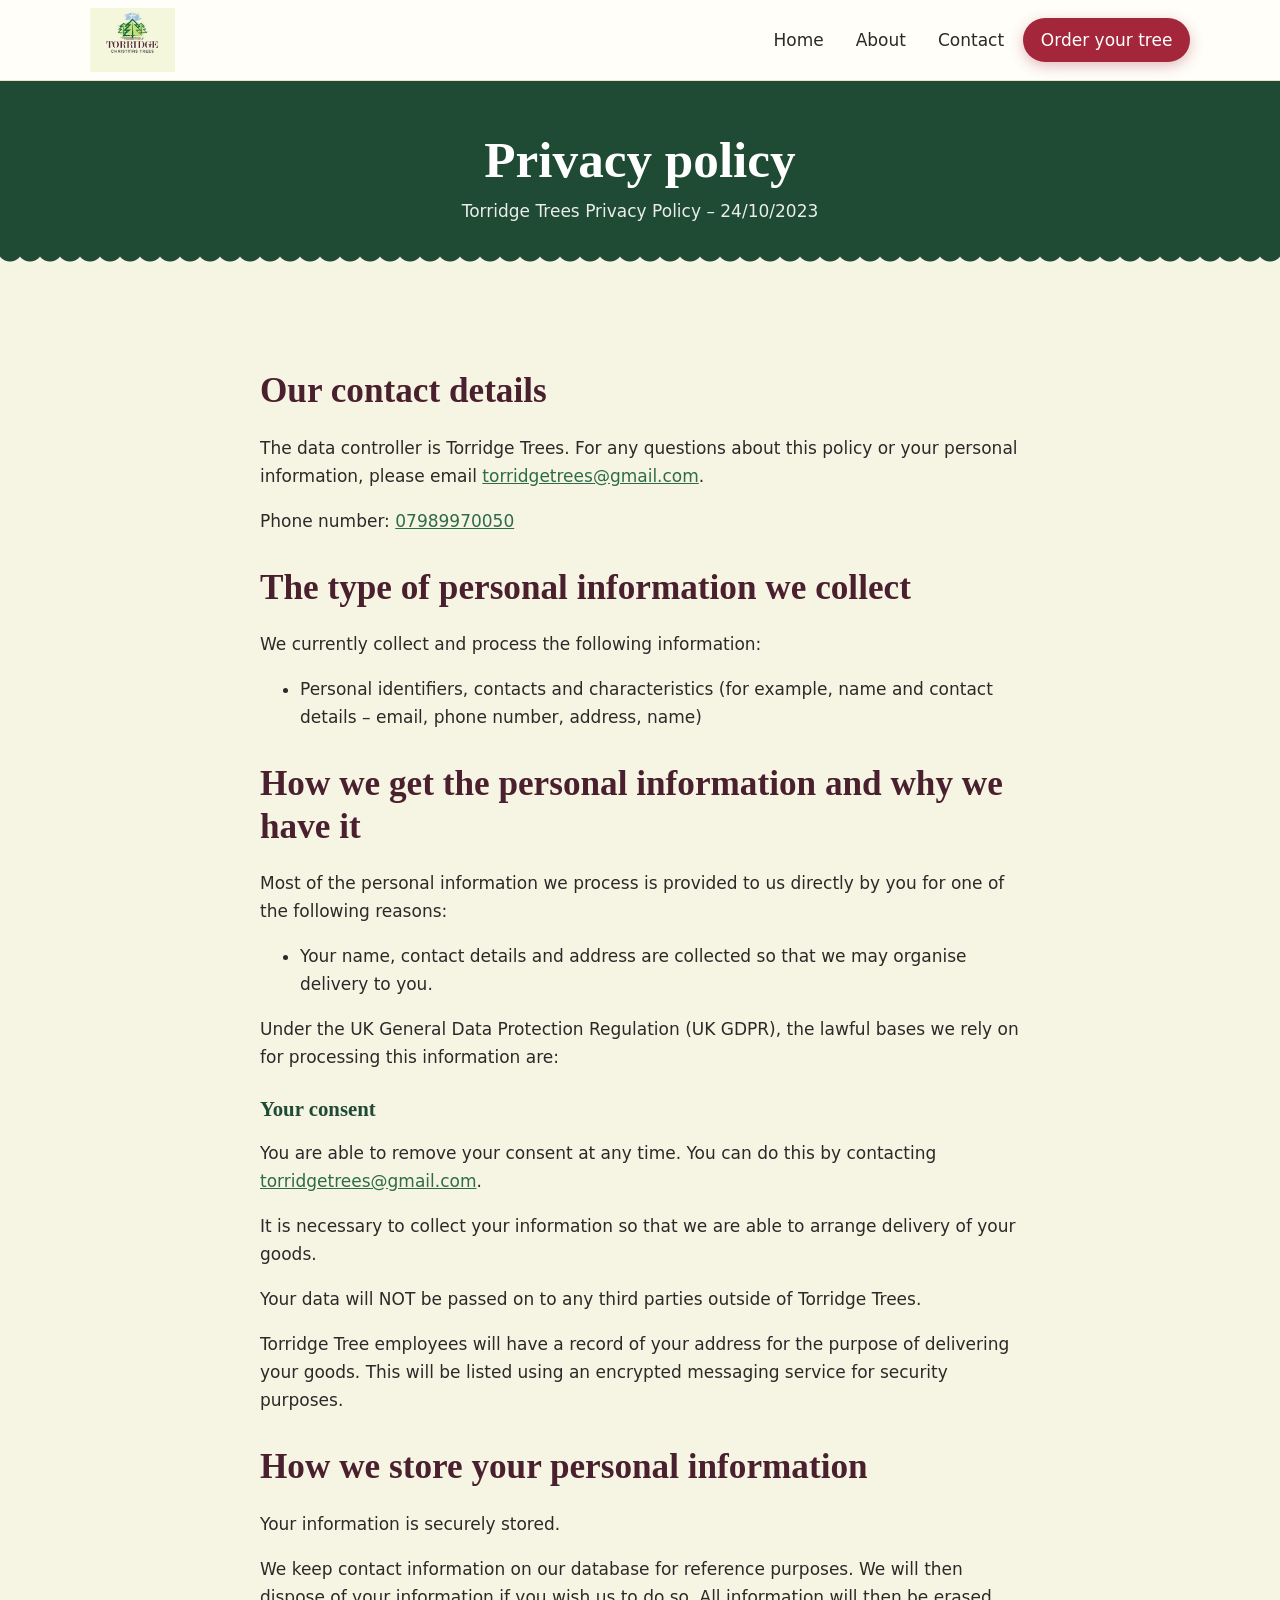
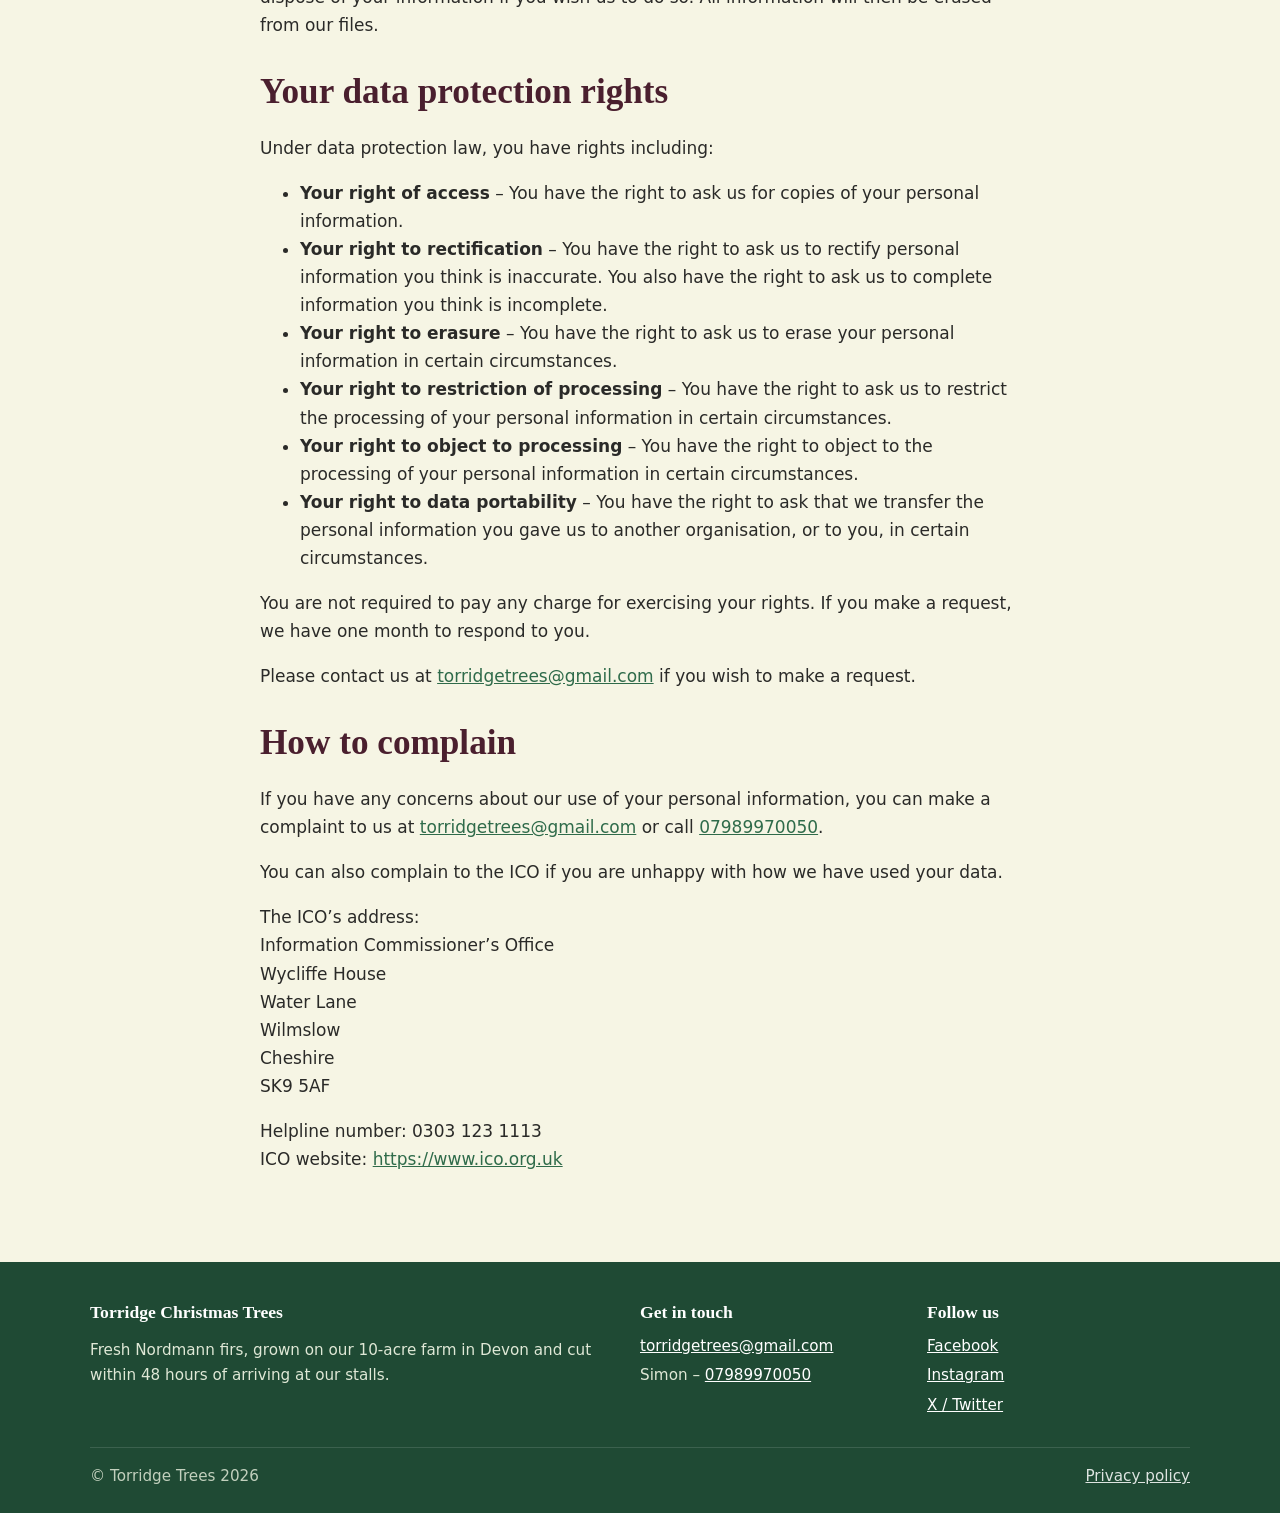
<file: privacy-policy.html>
<!DOCTYPE html><html lang="en-GB"><head>
<!-- Google Tag Manager -->
<script>(function(w,d,s,l,i){w[l]=w[l]||[];w[l].push({'gtm.start':
new Date().getTime(),event:'gtm.js'});var f=d.getElementsByTagName(s)[0],
j=d.createElement(s),dl=l!='dataLayer'?'&l='+l:'';j.async=true;j.src=
'https://www.googletagmanager.com/gtm.js?id='+i+dl;f.parentNode.insertBefore(j,f);
})(window,document,'script','dataLayer','GTM-5GWXN27H');</script>
<!-- End Google Tag Manager --><meta charset="utf-8"><title>Moved</title><meta http-equiv="refresh" content="0; url=privacy.html"><link rel="canonical" href="privacy.html"></head><body>
<!-- Google Tag Manager (noscript) -->
<noscript><iframe src="https://www.googletagmanager.com/ns.html?id=GTM-5GWXN27H"
height="0" width="0" style="display:none;visibility:hidden"></iframe></noscript>
<!-- End Google Tag Manager (noscript) --><p>This page has moved to <a href="privacy.html">privacy.html</a>.</p></body></html>
</file>
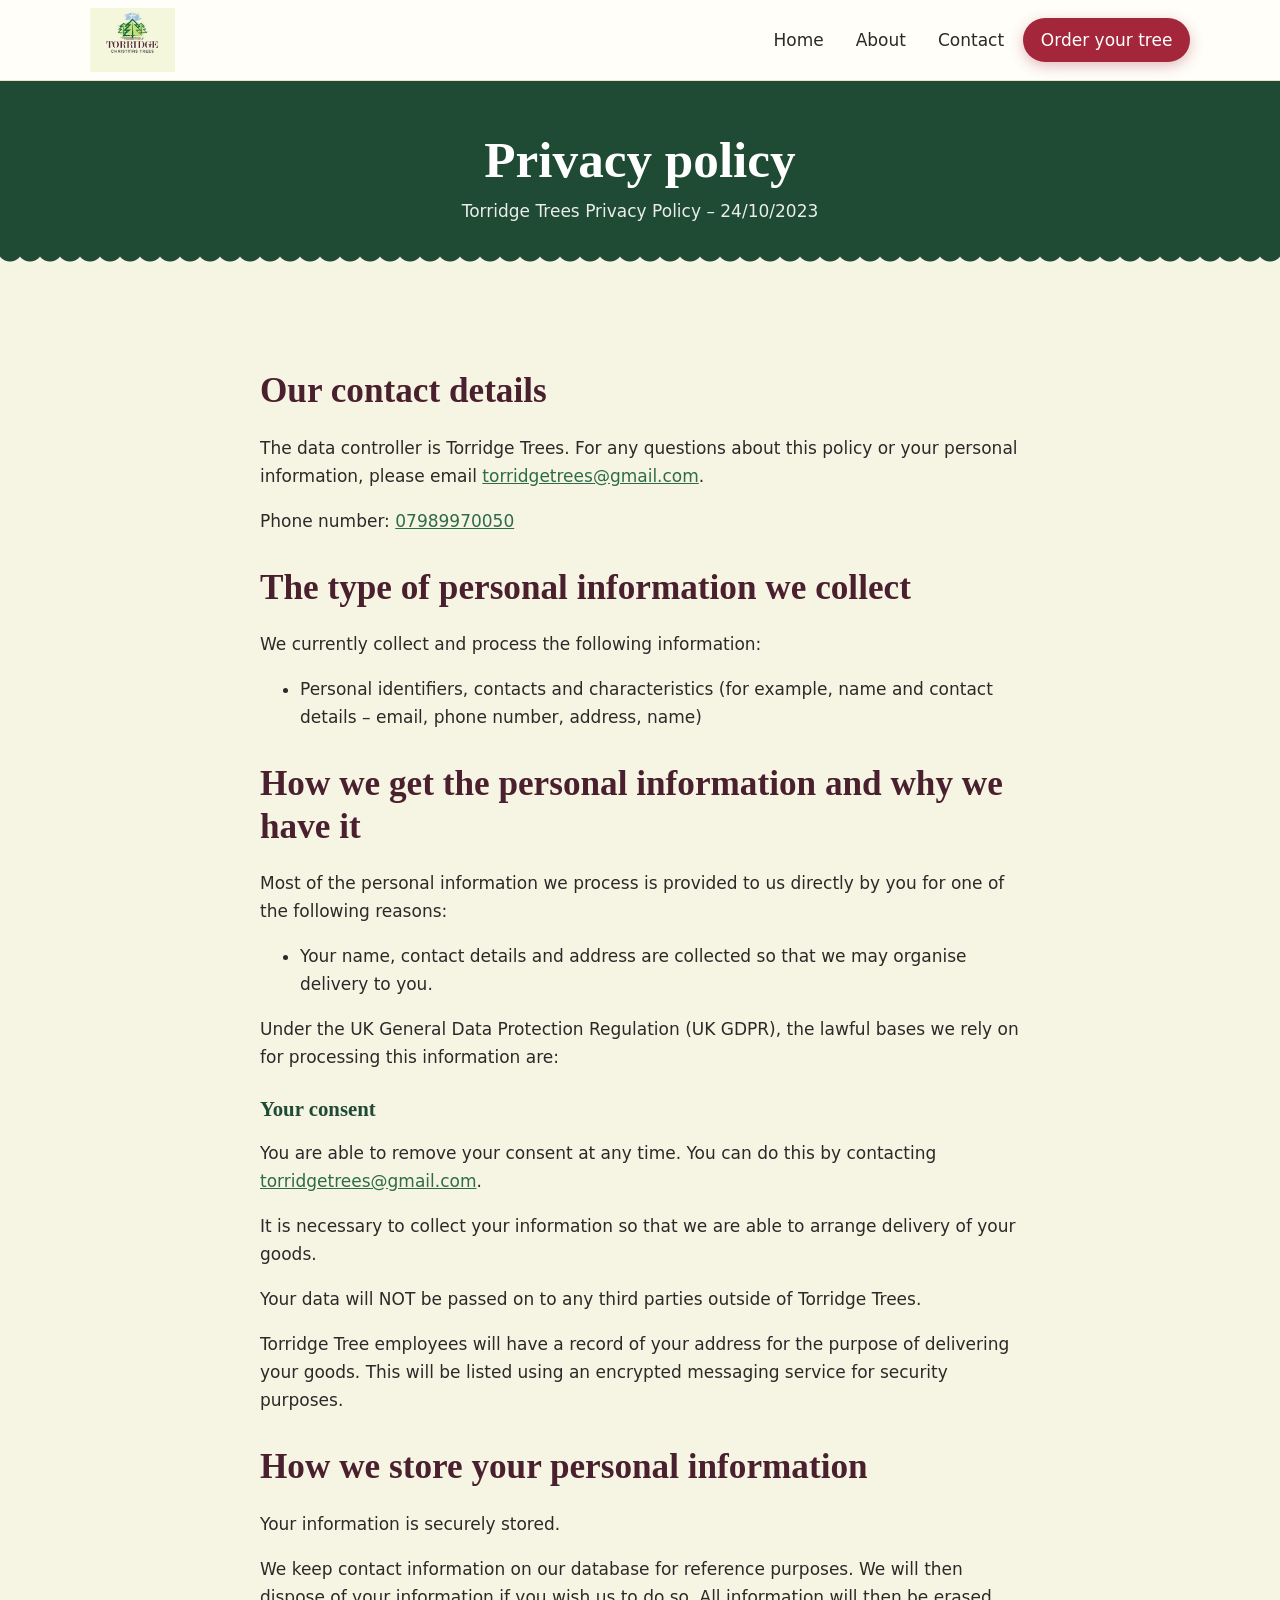
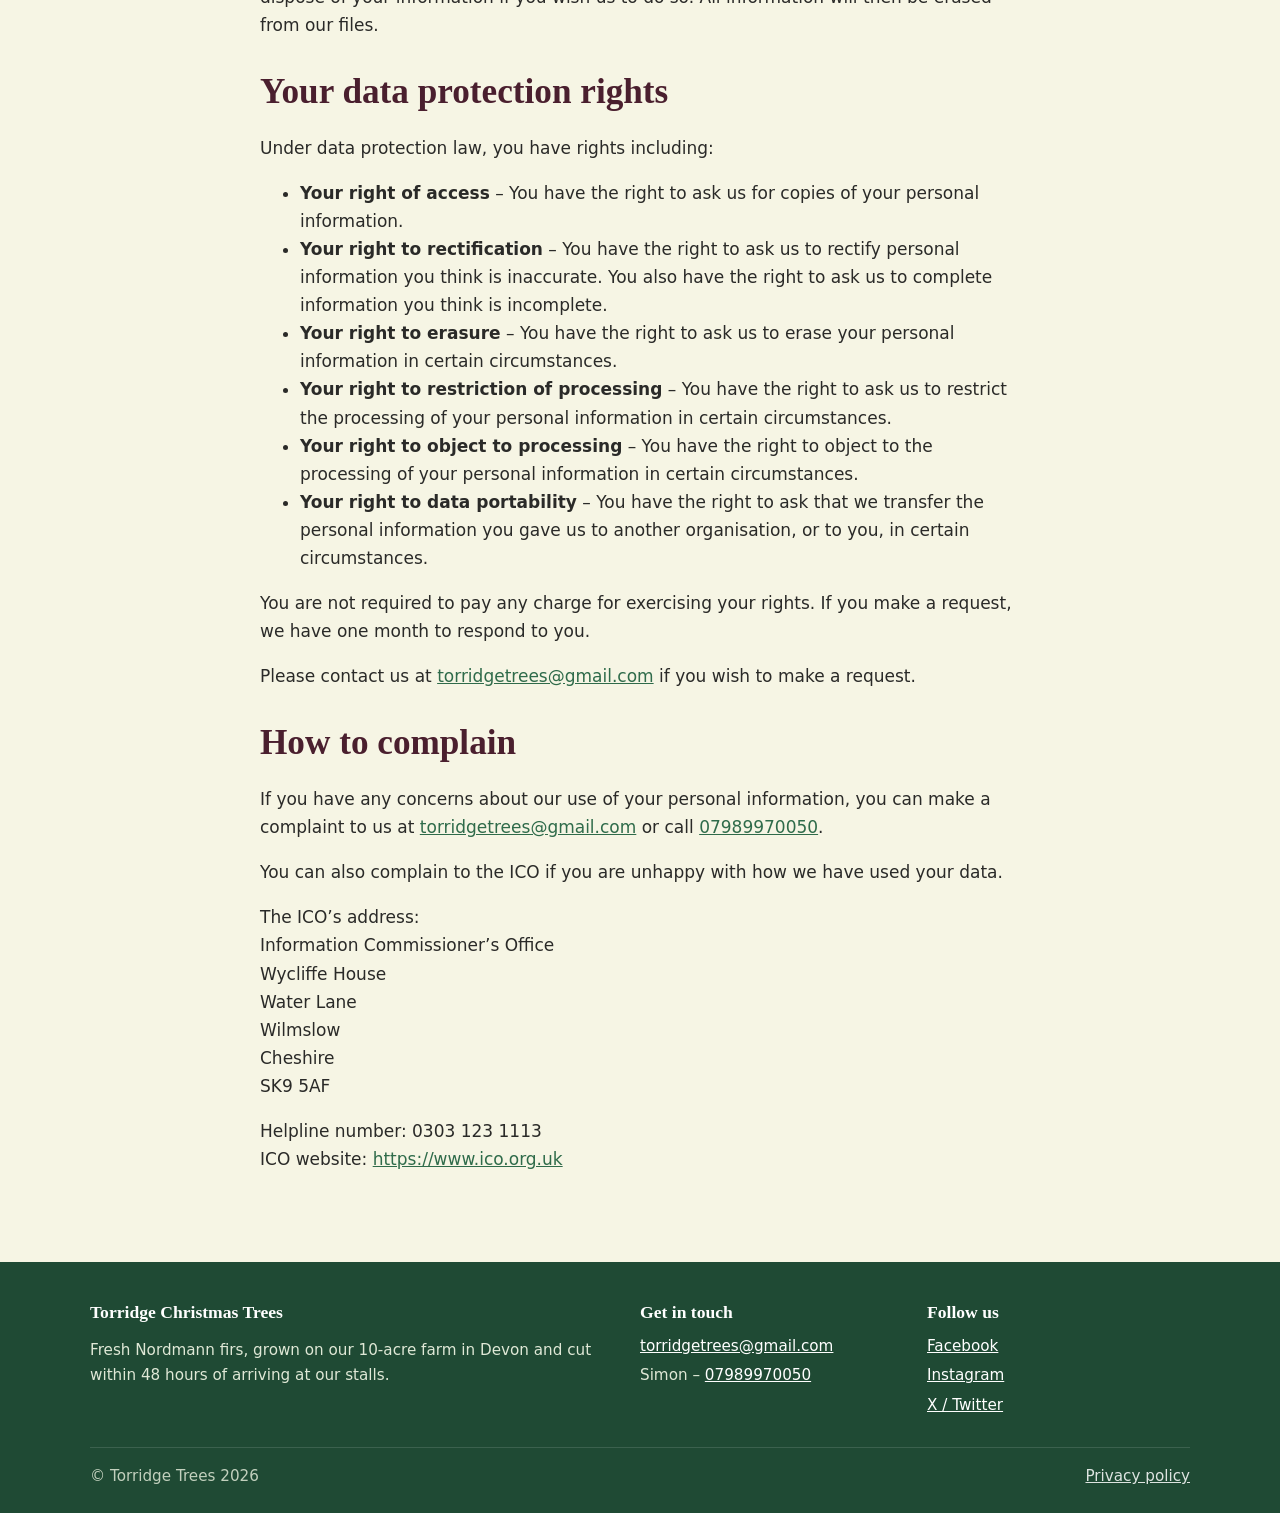
<file: privacy.html>
<!DOCTYPE html>
<html lang="en-GB">
<head>
<!-- Google Tag Manager -->
<script>(function(w,d,s,l,i){w[l]=w[l]||[];w[l].push({'gtm.start':
new Date().getTime(),event:'gtm.js'});var f=d.getElementsByTagName(s)[0],
j=d.createElement(s),dl=l!='dataLayer'?'&l='+l:'';j.async=true;j.src=
'https://www.googletagmanager.com/gtm.js?id='+i+dl;f.parentNode.insertBefore(j,f);
})(window,document,'script','dataLayer','GTM-5GWXN27H');</script>
<!-- End Google Tag Manager -->
<meta charset="utf-8">
<meta name="viewport" content="width=device-width, initial-scale=1">
<title>Privacy policy | Torridge Christmas Trees</title>
<meta name="description" content="Torridge Trees privacy policy.">
<meta property="og:title" content="Privacy policy | Torridge Christmas Trees">
<meta property="og:description" content="Torridge Trees privacy policy.">
<meta property="og:image" content="images/farm-trees.jpg">
<meta name="theme-color" content="#1f4a34">
<link rel="icon" href="images/favicon-32.png" sizes="32x32">
<link rel="apple-touch-icon" href="images/apple-touch-icon.png">
<link rel="stylesheet" href="styles.css">
<script src="site-config.js"></script>
<script src="site.js" defer></script>
</head>
<body>
<!-- Google Tag Manager (noscript) -->
<noscript><iframe src="https://www.googletagmanager.com/ns.html?id=GTM-5GWXN27H"
height="0" width="0" style="display:none;visibility:hidden"></iframe></noscript>
<!-- End Google Tag Manager (noscript) -->
<header class="site-header">
  <div class="wrap">
    <a class="brand" href="index.html"><img src="images/logo.jpg" alt="Torridge Christmas Trees" width="85" height="64"></a>
    <button class="menu-toggle" aria-expanded="false" aria-controls="site-nav">Menu</button>
    <nav class="site-nav" id="site-nav" aria-label="Main">
      <ul><li><a href="index.html">Home</a></li><li><a href="about.html">About</a></li><li><a href="contact.html">Contact</a></li><li><a class="btn small" href="https://forms.gle/wZffLy1d2rncF32i6" data-href="orderFormUrl">Order your tree</a></li></ul>
    </nav>
  </div>
</header>
<main>

<section class="page-hero"><div class="wrap"><h1>Privacy policy</h1><p>Torridge Trees Privacy Policy – 24/10/2023</p></div></section>
<section>
  <div class="narrow prose">
    <h2>Our contact details</h2>
    <p>The data controller is Torridge Trees. For any questions about this policy or your personal information, please email <a href="mailto:torridgetrees@gmail.com" data-href="email" data-cfg="email">torridgetrees@gmail.com</a>.</p>
    <p>Phone number: <a href="tel:07989970050" data-href="phone" data-cfg="phone">07989970050</a></p>
    <h2>The type of personal information we collect</h2>
    <p>We currently collect and process the following information:</p>
    <ul><li>Personal identifiers, contacts and characteristics (for example, name and contact details – email, phone number, address, name)</li></ul>
    <h2>How we get the personal information and why we have it</h2>
    <p>Most of the personal information we process is provided to us directly by you for one of the following reasons:</p>
    <ul><li>Your name, contact details and address are collected so that we may organise delivery to you.</li></ul>
    <p>Under the UK General Data Protection Regulation (UK GDPR), the lawful bases we rely on for processing this information are:</p>
    <h3>Your consent</h3>
    <p>You are able to remove your consent at any time. You can do this by contacting <a href="mailto:torridgetrees@gmail.com" data-href="email" data-cfg="email">torridgetrees@gmail.com</a>.</p>
    <p>It is necessary to collect your information so that we are able to arrange delivery of your goods.</p>
    <p>Your data will NOT be passed on to any third parties outside of Torridge Trees.</p>
    <p>Torridge Tree employees will have a record of your address for the purpose of delivering your goods. This will be listed using an encrypted messaging service for security purposes.</p>
    <h2>How we store your personal information</h2>
    <p>Your information is securely stored.</p>
    <p>We keep contact information on our database for reference purposes. We will then dispose of your information if you wish us to do so. All information will then be erased from our files.</p>
    <h2>Your data protection rights</h2>
    <p>Under data protection law, you have rights including:</p>
    <ul><li><strong>Your right of access</strong> – You have the right to ask us for copies of your personal information.</li><li><strong>Your right to rectification</strong> – You have the right to ask us to rectify personal information you think is inaccurate. You also have the right to ask us to complete information you think is incomplete.</li><li><strong>Your right to erasure</strong> – You have the right to ask us to erase your personal information in certain circumstances.</li><li><strong>Your right to restriction of processing</strong> – You have the right to ask us to restrict the processing of your personal information in certain circumstances.</li><li><strong>Your right to object to processing</strong> – You have the right to object to the processing of your personal information in certain circumstances.</li><li><strong>Your right to data portability</strong> – You have the right to ask that we transfer the personal information you gave us to another organisation, or to you, in certain circumstances.</li></ul>
    <p>You are not required to pay any charge for exercising your rights. If you make a request, we have one month to respond to you.</p>
    <p>Please contact us at <a href="mailto:torridgetrees@gmail.com" data-href="email" data-cfg="email">torridgetrees@gmail.com</a> if you wish to make a request.</p>
    <h2>How to complain</h2>
    <p>If you have any concerns about our use of your personal information, you can make a complaint to us at <a href="mailto:torridgetrees@gmail.com" data-href="email" data-cfg="email">torridgetrees@gmail.com</a> or call <a href="tel:07989970050" data-href="phone" data-cfg="phone">07989970050</a>.</p>
    <p>You can also complain to the ICO if you are unhappy with how we have used your data.</p>
    <p>The ICO’s address:<br>Information Commissioner’s Office<br>Wycliffe House<br>Water Lane<br>Wilmslow<br>Cheshire<br>SK9 5AF</p>
    <p>Helpline number: 0303 123 1113<br>ICO website: <a href="https://www.ico.org.uk">https://www.ico.org.uk</a></p>
  </div>
</section>
</main>
<footer class="site-footer">
  <div class="wrap">
    <div class="footer-grid">
      <div>
        <h3>Torridge Christmas Trees</h3>
        <p>Fresh Nordmann firs, grown on our 10-acre farm in Devon and cut within 48 hours of arriving at our stalls.</p>
      </div>
      <div>
        <h3>Get in touch</h3>
        <ul>
          <li><a href="mailto:torridgetrees@gmail.com" data-href="email" data-cfg="email">torridgetrees@gmail.com</a></li>
          <li><span data-cfg="phoneName">Simon</span> – <a href="tel:07989970050" data-href="phone" data-cfg="phone">07989970050</a></li>
        </ul>
      </div>
      <div>
        <h3>Follow us</h3>
        <ul>
          <li><a href="https://www.facebook.com/profile.php?id=100075925880044" data-href="facebook" data-hide-if-empty>Facebook</a></li>
          <li><a href="https://www.instagram.com/torridge_christmas_trees/" data-href="instagram" data-hide-if-empty>Instagram</a></li>
          <li><a href="https://twitter.com/TorridgeTrees" data-href="twitter" data-hide-if-empty>X / Twitter</a></li>
        </ul>
      </div>
    </div>
    <div class="footer-bottom">
      <span>&copy; Torridge Trees <span data-year></span></span>
      <a href="privacy.html">Privacy policy</a>
    </div>
  </div>
</footer>
</body>
</html>
</file>
<file: styles.css>
:root {
  --green: #1f4a34;
  --green-2: #2f6b4a;
  --leaf: #9cc46b;
  --plum: #4a1f2e;
  --cream: #f6f5e4;
  --paper: #fffef8;
  --gold: #c8a04a;
  --berry: #a3263a;
  --ink: #2a2a28;
  --muted: #5d625a;
  --radius: 14px;
  --shadow: 0 10px 30px rgba(31, 74, 52, .12);
  --serif: "Iowan Old Style", "Palatino Linotype", Palatino, Georgia, "Times New Roman", serif;
  --sans: system-ui, -apple-system, "Segoe UI", Roboto, "Helvetica Neue", Arial, sans-serif;
}
* { box-sizing: border-box; }
html { scroll-behavior: smooth; }
body { margin: 0; font-family: var(--sans); color: var(--ink); background: var(--cream); line-height: 1.65; font-size: 17px; }
img { max-width: 100%; height: auto; display: block; }
a { color: var(--green-2); }
a:hover { color: var(--berry); }
h1, h2, h3 { font-family: var(--serif); color: var(--plum); line-height: 1.2; margin: 0 0 .6em; }
h1 { font-size: clamp(2rem, 5vw, 3.2rem); }
h2 { font-size: clamp(1.6rem, 3.5vw, 2.2rem); }
h3 { font-size: 1.3rem; color: var(--green); }
.wrap { width: min(1100px, 92vw); margin: 0 auto; }
.narrow { width: min(760px, 92vw); margin: 0 auto; }

/* Header */
.site-header { background: var(--paper); border-bottom: 1px solid #e5e3c9; position: sticky; top: 0; z-index: 10; }
.site-header .wrap { display: flex; align-items: center; justify-content: space-between; gap: 1rem; padding: .5rem 0; }
.brand img { height: 64px; width: auto; }
.site-nav ul { list-style: none; display: flex; gap: .4rem; margin: 0; padding: 0; align-items: center; }
.site-nav a { text-decoration: none; color: var(--ink); padding: .5rem .8rem; border-radius: 999px; font-weight: 500; }
.site-nav a:hover, .site-nav a[aria-current="page"] { background: #eef1dd; color: var(--green); }
.site-nav a.btn { color: #fff; }
.menu-toggle { display: none; background: none; border: 2px solid var(--green); color: var(--green); border-radius: 8px; padding: .35rem .7rem; font-size: 1rem; font-weight: 600; cursor: pointer; }

/* Buttons */
.btn { display: inline-block; background: var(--berry); color: #fff; text-decoration: none; font-weight: 700; padding: .8rem 1.5rem; border-radius: 999px; box-shadow: 0 4px 14px rgba(163, 38, 58, .3); transition: transform .15s, background .15s; }
.btn:hover { background: #8a1d30; color: #fff; transform: translateY(-1px); }
.btn.secondary { background: transparent; color: var(--green); border: 2px solid var(--green); box-shadow: none; }
.btn.secondary:hover { background: var(--green); color: #fff; }
.btn.small { padding: .5rem 1.1rem; }
.btn.big { font-size: 1.2rem; padding: 1rem 2rem; }

/* Hero */
.hero { position: relative; color: #fff; background: var(--green) url("images/farm-trees.jpg") center/cover no-repeat; }
.hero::before { content: ""; position: absolute; inset: 0; background: linear-gradient(180deg, rgba(20, 45, 32, .55), rgba(20, 45, 32, .8)); }
.hero .wrap { position: relative; padding: clamp(4rem, 12vw, 8rem) 0; text-align: center; }
.hero h1 { color: #fff; text-shadow: 0 2px 12px rgba(0,0,0,.35); }
.hero p { font-size: 1.2rem; max-width: 640px; margin: 0 auto 1.6rem; }
.hero .actions { display: flex; gap: .8rem; justify-content: center; flex-wrap: wrap; }
.hero .btn.secondary { color: #fff; border-color: #fff; }
.hero .btn.secondary:hover { background: #fff; color: var(--green); }
.page-hero { background: var(--green); color: #fff; text-align: center; padding: 3rem 0 2.6rem; position: relative; }
.page-hero h1 { color: #fff; margin: 0; }
.page-hero p { margin: .4rem 0 0; opacity: .9; }
.hero::after, .page-hero::after { content: ""; position: absolute; left: 0; right: 0; bottom: -1px; height: 14px;
  background: radial-gradient(circle at 10px -4px, transparent 12px, var(--cream) 13px) repeat-x; background-size: 20px 14px; }

/* Sections */
section { padding: clamp(2.5rem, 6vw, 4.5rem) 0; }
.alt { background: var(--paper); }
.eyebrow { text-transform: uppercase; letter-spacing: .14em; font-size: .8rem; font-weight: 700; color: var(--gold); margin-bottom: .4rem; }
.split { display: grid; grid-template-columns: 1.1fr .9fr; gap: clamp(1.5rem, 4vw, 3.5rem); align-items: center; }
.split.reverse > :first-child { order: 2; }
.photo { border-radius: var(--radius); overflow: hidden; box-shadow: var(--shadow); }
.photo img { width: 100%; height: 100%; object-fit: cover; }
.cards { display: grid; grid-template-columns: repeat(auto-fit, minmax(240px, 1fr)); gap: 1.2rem; }
.card { background: var(--paper); border-radius: var(--radius); padding: 1.5rem; box-shadow: var(--shadow); border-top: 4px solid var(--leaf); }
.card h3 { margin-bottom: .4rem; }
.card p { margin: 0; color: var(--muted); }

/* Order panel */
.order-panel { background: var(--paper); border-radius: var(--radius); box-shadow: var(--shadow); padding: clamp(1.5rem, 4vw, 2.5rem); display: flex; align-items: center; justify-content: space-between; gap: 1.5rem; border-left: 6px solid var(--berry); }
.order-panel h3 { color: var(--plum); font-size: 1.6rem; }
.order-panel p { margin: 0; max-width: 620px; color: var(--muted); }
.order-panel .btn { flex-shrink: 0; }

/* Contact */
.contact-list { list-style: none; padding: 0; margin: 0 0 1rem; display: grid; gap: .9rem; }
.contact-list li { display: flex; gap: .9rem; align-items: center; background: var(--paper); padding: 1rem 1.2rem; border-radius: var(--radius); box-shadow: var(--shadow); }
.contact-list .icon { font-size: 1.5rem; width: 2.2rem; text-align: center; }
.contact-list strong { display: block; font-size: .8rem; letter-spacing: .1em; text-transform: uppercase; color: var(--muted); }
.contact-list a { font-size: 1.15rem; font-weight: 600; word-break: break-word; }
.social { display: flex; gap: .6rem; flex-wrap: wrap; margin-top: 1rem; }

/* Order */
.form-embed iframe { width: 100%; height: 1400px; border: 0; border-radius: var(--radius); background: #fff; box-shadow: var(--shadow); }
.cta-band { background: var(--plum); color: #fff; text-align: center; }
.cta-band h2 { color: #fff; }

/* Prose (about / privacy) */
.prose h2 { margin-top: 2rem; }
.prose h3 { margin-top: 1.6rem; }
.tip { background: #eef1dd; border-radius: var(--radius); padding: 1rem 1.2rem; border-left: 4px solid var(--gold); }

/* Footer */
.site-footer { background: var(--green); color: #dfe8d6; padding: 2.5rem 0 1.5rem; font-size: .95rem; }
.site-footer a { color: #fff; }
.footer-grid { display: grid; grid-template-columns: 2fr 1fr 1fr; gap: 1.5rem; }
.site-footer h3 { color: #fff; font-size: 1.1rem; }
.site-footer ul { list-style: none; padding: 0; margin: 0; }
.site-footer li { margin: .3rem 0; }
.footer-bottom { border-top: 1px solid rgba(255,255,255,.15); margin-top: 1.5rem; padding-top: 1rem; display: flex; justify-content: space-between; flex-wrap: wrap; gap: .5rem; opacity: .85; }

@media (max-width: 860px) {
  .order-panel { flex-direction: column; align-items: flex-start; }
  .split, .footer-grid { grid-template-columns: 1fr; }
  .split.reverse > :first-child { order: 0; }
  .menu-toggle { display: block; }
  .site-nav { display: none; position: absolute; top: 100%; left: 0; right: 0; background: var(--paper); border-bottom: 1px solid #e5e3c9; box-shadow: var(--shadow); }
  .site-nav.open { display: block; }
  .site-nav ul { flex-direction: column; align-items: stretch; padding: .6rem 4vw 1rem; }
  .site-nav a { display: block; padding: .8rem 1rem; }
  .site-nav a.btn { text-align: center; margin-top: .4rem; }
  .brand img { height: 54px; }
  .form-embed iframe { height: 1700px; }
}
</file>
